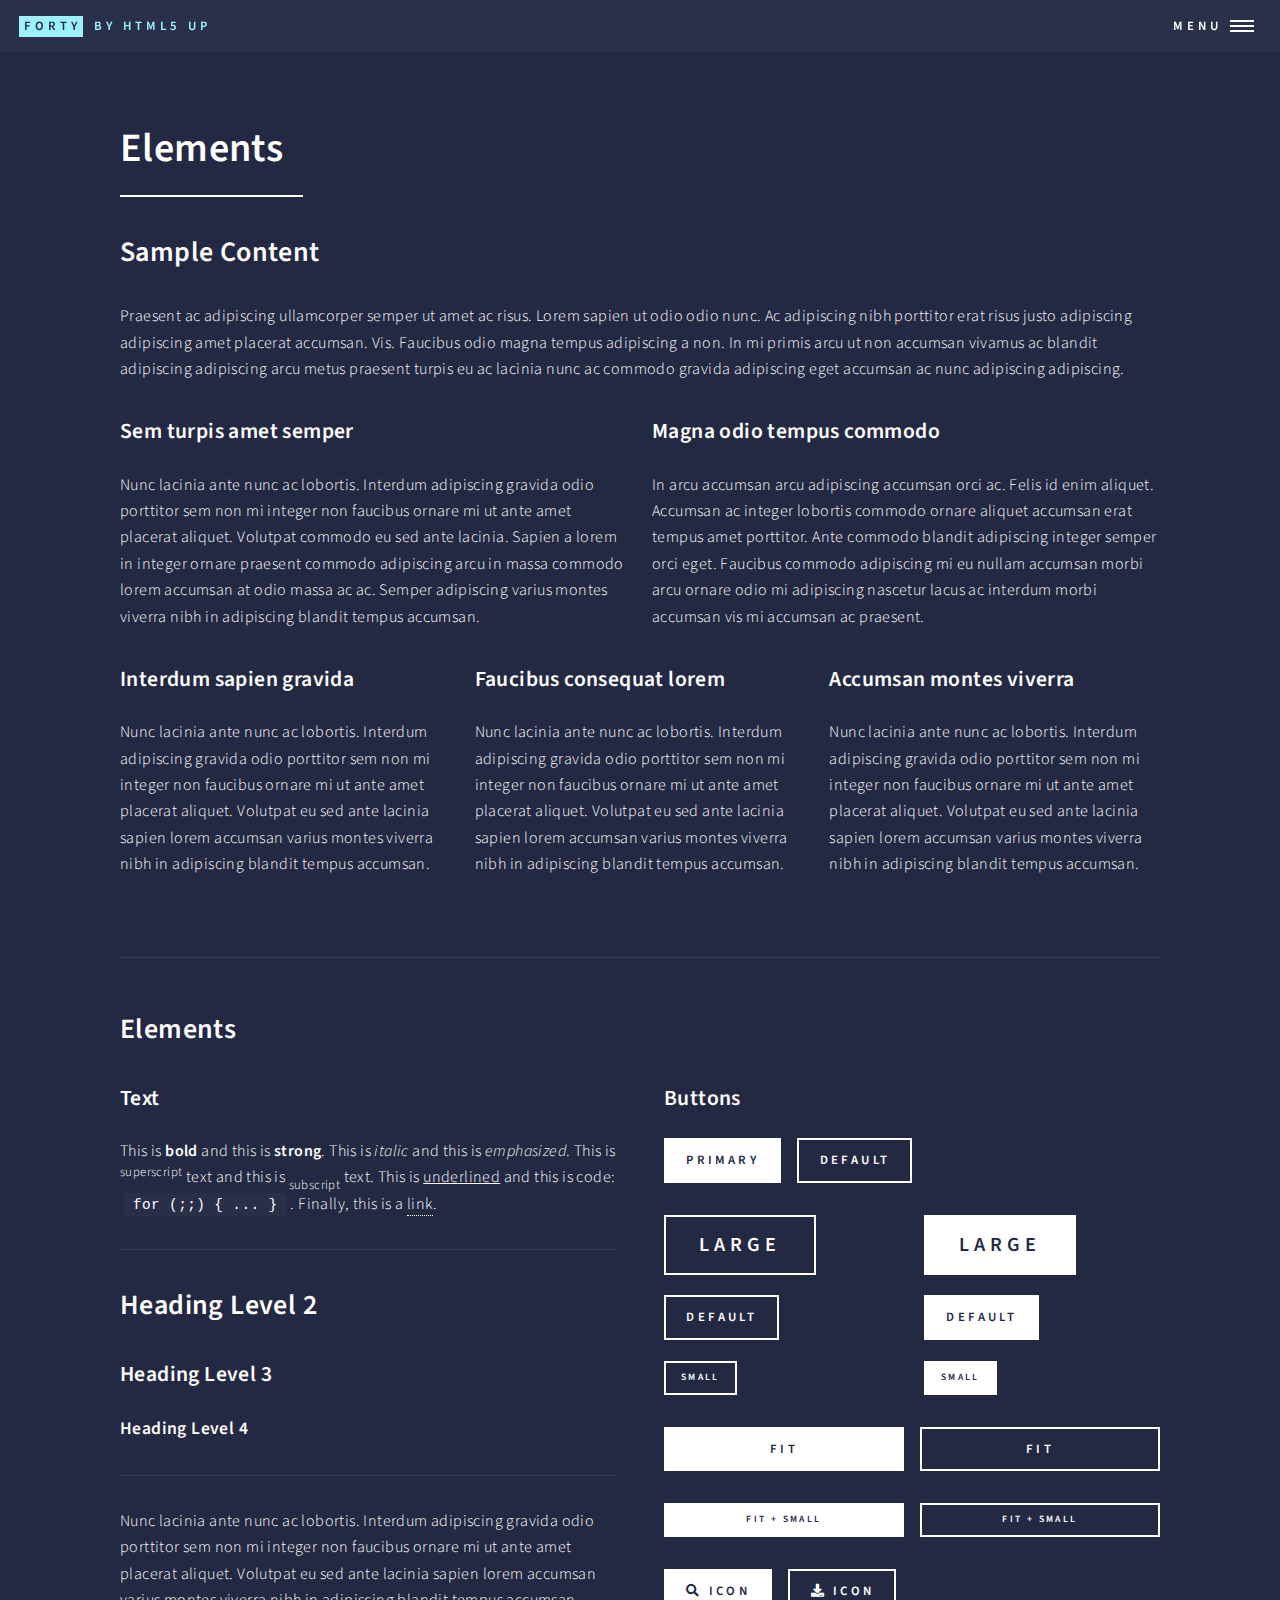
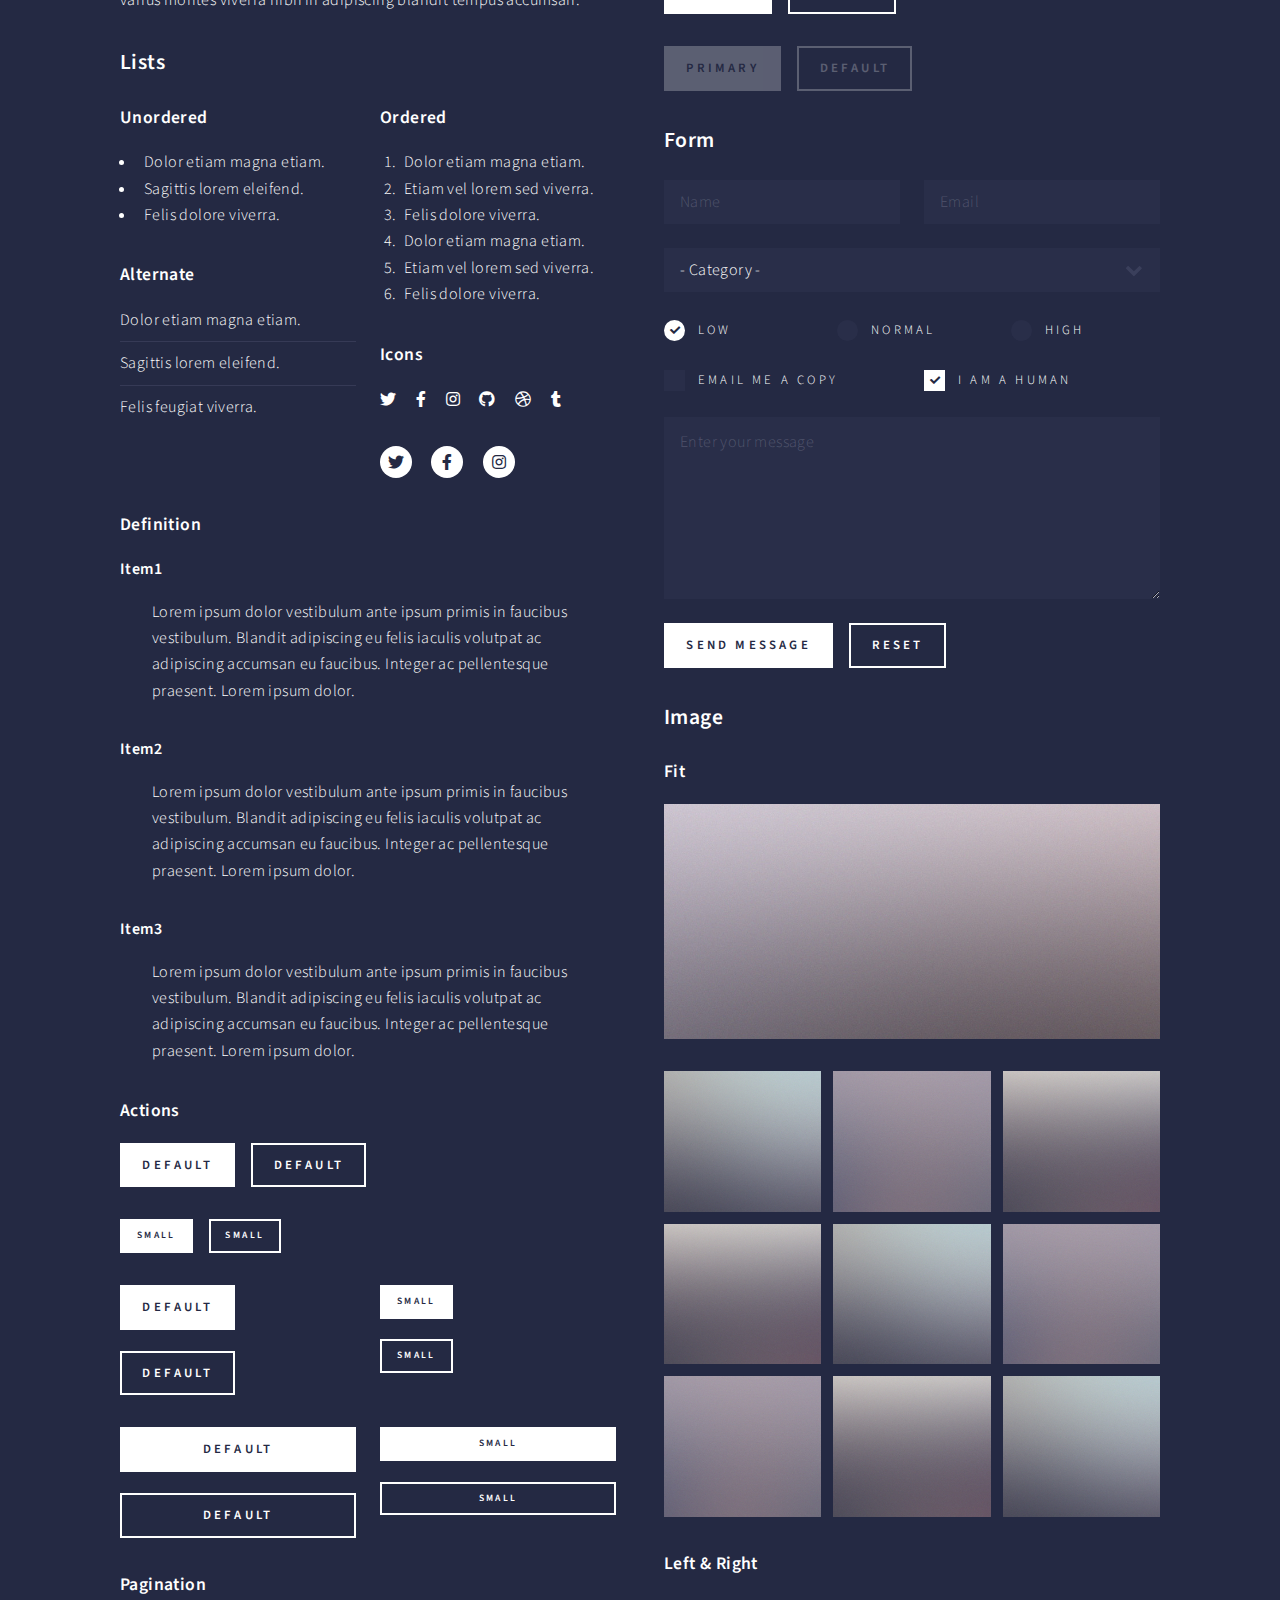
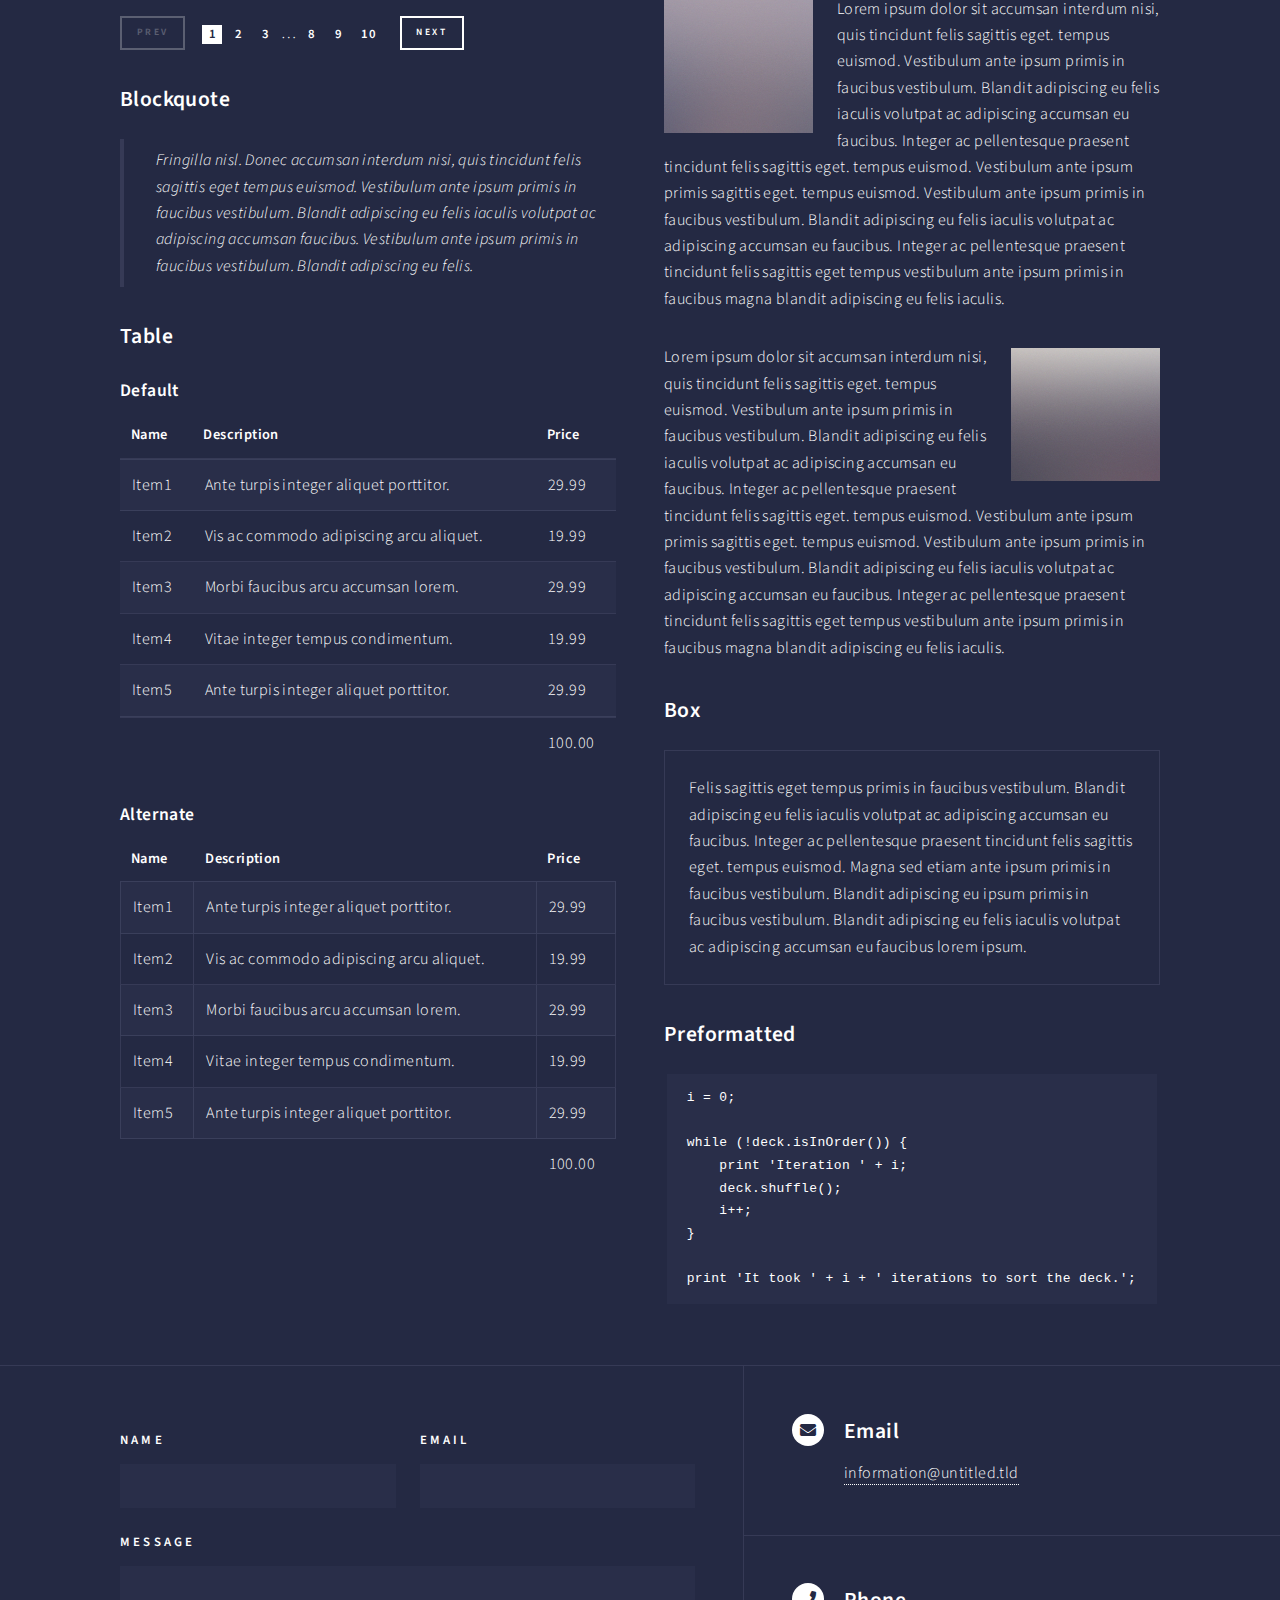
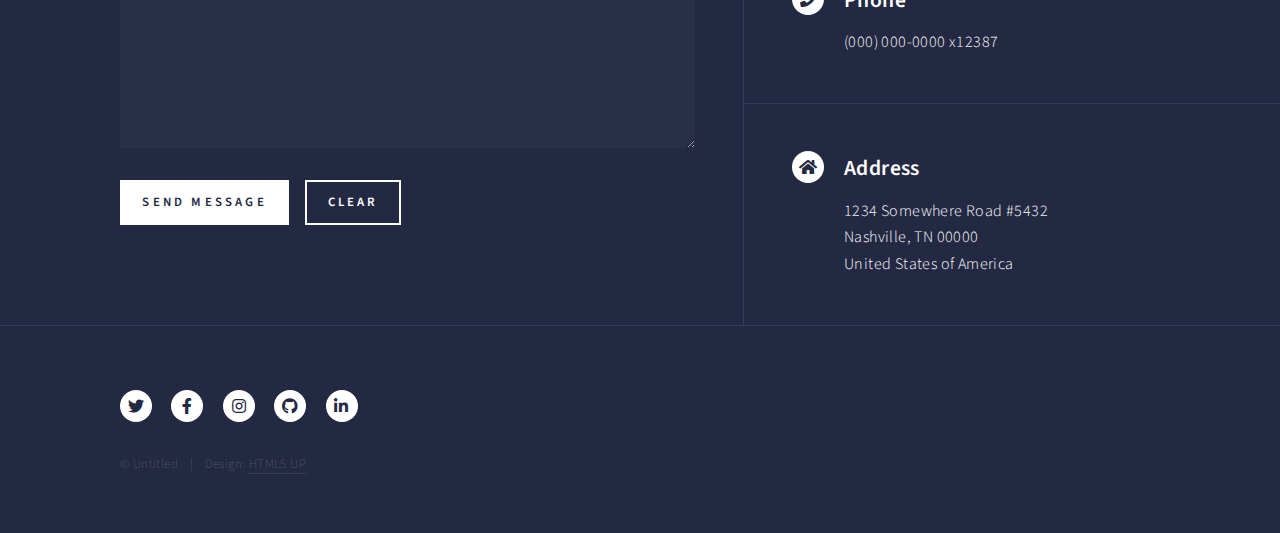
<file: static/elements.html>
<!DOCTYPE HTML>
<!--
	Forty by HTML5 UP
	html5up.net | @ajlkn
	Free for personal and commercial use under the CCA 3.0 license (html5up.net/license)
-->
<html>
	<head>
		<title>Elements - Forty by HTML5 UP</title>
		<meta charset="utf-8" />
		<meta content="width=device-width, initial-scale=1, user-scalable=no" name="viewport" />
		<link href="css/main.css" rel="stylesheet" />
		<noscript><link href="css/noscript.css" rel="stylesheet" /></noscript>
	</head>
	<body class="is-preload">

		<!-- Wrapper -->
			<div id="wrapper">

				<!-- Header -->
					<header id="header">
						<a class="logo" href="index.html"><strong>Forty</strong> <span>by HTML5 UP</span></a>
						<nav>
							<a href="#menu">Menu</a>
						</nav>
					</header>

				<!-- Menu -->
					<nav id="menu">
						<ul class="links">
							<li><a href="index.html">Home</a></li>
							<li><a href="landing.html">Landing</a></li>
							<li><a href="generic.html">Generic</a></li>
							<li><a href="elements.html">Elements</a></li>
						</ul>
						<ul class="actions stacked">
							<li><a class="button primary fit" href="#">Get Started</a></li>
							<li><a class="button fit" href="#">Log In</a></li>
						</ul>
					</nav>

				<!-- Main -->
					<div class="alt" id="main">

						<!-- One -->
							<section id="one">
								<div class="inner">
									<header class="major">
										<h1>Elements</h1>
									</header>

									<!-- Content -->
										<h2 id="content">Sample Content</h2>
										<p>Praesent ac adipiscing ullamcorper semper ut amet ac risus. Lorem sapien ut odio odio nunc. Ac adipiscing nibh porttitor erat risus justo adipiscing adipiscing amet placerat accumsan. Vis. Faucibus odio magna tempus adipiscing a non. In mi primis arcu ut non accumsan vivamus ac blandit adipiscing adipiscing arcu metus praesent turpis eu ac lacinia nunc ac commodo gravida adipiscing eget accumsan ac nunc adipiscing adipiscing.</p>
										<div class="row">
											<div class="col-6 col-12-small">
												<h3>Sem turpis amet semper</h3>
												<p>Nunc lacinia ante nunc ac lobortis. Interdum adipiscing gravida odio porttitor sem non mi integer non faucibus ornare mi ut ante amet placerat aliquet. Volutpat commodo eu sed ante lacinia. Sapien a lorem in integer ornare praesent commodo adipiscing arcu in massa commodo lorem accumsan at odio massa ac ac. Semper adipiscing varius montes viverra nibh in adipiscing blandit tempus accumsan.</p>
											</div>
											<div class="col-6 col-12-small">
												<h3>Magna odio tempus commodo</h3>
												<p>In arcu accumsan arcu adipiscing accumsan orci ac. Felis id enim aliquet. Accumsan ac integer lobortis commodo ornare aliquet accumsan erat tempus amet porttitor. Ante commodo blandit adipiscing integer semper orci eget. Faucibus commodo adipiscing mi eu nullam accumsan morbi arcu ornare odio mi adipiscing nascetur lacus ac interdum morbi accumsan vis mi accumsan ac praesent.</p>
											</div>
											<!-- Break -->
											<div class="col-4 col-12-medium">
												<h3>Interdum sapien gravida</h3>
												<p>Nunc lacinia ante nunc ac lobortis. Interdum adipiscing gravida odio porttitor sem non mi integer non faucibus ornare mi ut ante amet placerat aliquet. Volutpat eu sed ante lacinia sapien lorem accumsan varius montes viverra nibh in adipiscing blandit tempus accumsan.</p>
											</div>
											<div class="col-4 col-12-medium">
												<h3>Faucibus consequat lorem</h3>
												<p>Nunc lacinia ante nunc ac lobortis. Interdum adipiscing gravida odio porttitor sem non mi integer non faucibus ornare mi ut ante amet placerat aliquet. Volutpat eu sed ante lacinia sapien lorem accumsan varius montes viverra nibh in adipiscing blandit tempus accumsan.</p>
											</div>
											<div class="col-4 col-12-medium">
												<h3>Accumsan montes viverra</h3>
												<p>Nunc lacinia ante nunc ac lobortis. Interdum adipiscing gravida odio porttitor sem non mi integer non faucibus ornare mi ut ante amet placerat aliquet. Volutpat eu sed ante lacinia sapien lorem accumsan varius montes viverra nibh in adipiscing blandit tempus accumsan.</p>
											</div>
										</div>

									<hr class="major" />

									<!-- Elements -->
										<h2 id="elements">Elements</h2>
										<div class="row gtr-200">
											<div class="col-6 col-12-medium">

												<!-- Text stuff -->
													<h3>Text</h3>
													<p>This is <b>bold</b> and this is <strong>strong</strong>. This is <i>italic</i> and this is <em>emphasized</em>.
													This is <sup>superscript</sup> text and this is <sub>subscript</sub> text.
													This is <u>underlined</u> and this is code: <code>for (;;) { ... }</code>.
													Finally, this is a <a href="#">link</a>.</p>
													<hr />
													<h2>Heading Level 2</h2>
													<h3>Heading Level 3</h3>
													<h4>Heading Level 4</h4>
													<hr />
													<p>Nunc lacinia ante nunc ac lobortis. Interdum adipiscing gravida odio porttitor sem non mi integer non faucibus ornare mi ut ante amet placerat aliquet. Volutpat eu sed ante lacinia sapien lorem accumsan varius montes viverra nibh in adipiscing blandit tempus accumsan.</p>

												<!-- Lists -->
													<h3>Lists</h3>
													<div class="row">
														<div class="col-6 col-12-small">

															<h4>Unordered</h4>
															<ul>
																<li>Dolor etiam magna etiam.</li>
																<li>Sagittis lorem eleifend.</li>
																<li>Felis dolore viverra.</li>
															</ul>

															<h4>Alternate</h4>
															<ul class="alt">
																<li>Dolor etiam magna etiam.</li>
																<li>Sagittis lorem eleifend.</li>
																<li>Felis feugiat viverra.</li>
															</ul>

														</div>
														<div class="col-6 col-12-small">

															<h4>Ordered</h4>
															<ol>
																<li>Dolor etiam magna etiam.</li>
																<li>Etiam vel lorem sed viverra.</li>
																<li>Felis dolore viverra.</li>
																<li>Dolor etiam magna etiam.</li>
																<li>Etiam vel lorem sed viverra.</li>
																<li>Felis dolore viverra.</li>
															</ol>

															<h4>Icons</h4>
															<ul class="icons">
																<li><a class="icon brands fa-twitter" href="#"><span class="label">Twitter</span></a></li>
																<li><a class="icon brands fa-facebook-f" href="#"><span class="label">Facebook</span></a></li>
																<li><a class="icon brands fa-instagram" href="#"><span class="label">Instagram</span></a></li>
																<li><a class="icon brands fa-github" href="#"><span class="label">Github</span></a></li>
																<li><a class="icon brands fa-dribbble" href="#"><span class="label">Dribbble</span></a></li>
																<li><a class="icon brands fa-tumblr" href="#"><span class="label">Tumblr</span></a></li>
															</ul>
															<ul class="icons">
																<li><a class="icon brands alt fa-twitter" href="#"><span class="label">Twitter</span></a></li>
																<li><a class="icon brands alt fa-facebook-f" href="#"><span class="label">Facebook</span></a></li>
																<li><a class="icon brands alt fa-instagram" href="#"><span class="label">Instagram</span></a></li>
															</ul>

														</div>
													</div>
													<h4>Definition</h4>
													<dl>
														<dt>Item1</dt>
														<dd>
															<p>Lorem ipsum dolor vestibulum ante ipsum primis in faucibus vestibulum. Blandit adipiscing eu felis iaculis volutpat ac adipiscing accumsan eu faucibus. Integer ac pellentesque praesent. Lorem ipsum dolor.</p>
														</dd>
														<dt>Item2</dt>
														<dd>
															<p>Lorem ipsum dolor vestibulum ante ipsum primis in faucibus vestibulum. Blandit adipiscing eu felis iaculis volutpat ac adipiscing accumsan eu faucibus. Integer ac pellentesque praesent. Lorem ipsum dolor.</p>
														</dd>
														<dt>Item3</dt>
														<dd>
															<p>Lorem ipsum dolor vestibulum ante ipsum primis in faucibus vestibulum. Blandit adipiscing eu felis iaculis volutpat ac adipiscing accumsan eu faucibus. Integer ac pellentesque praesent. Lorem ipsum dolor.</p>
														</dd>
													</dl>

													<h4>Actions</h4>
													<ul class="actions">
														<li><a class="button primary" href="#">Default</a></li>
														<li><a class="button" href="#">Default</a></li>
													</ul>
													<ul class="actions small">
														<li><a class="button primary small" href="#">Small</a></li>
														<li><a class="button small" href="#">Small</a></li>
													</ul>
													<div class="row">
														<div class="col-6 col-12-small">
															<ul class="actions stacked">
																<li><a class="button primary" href="#">Default</a></li>
																<li><a class="button" href="#">Default</a></li>
															</ul>
														</div>
														<div class="col-6 col-12-small">
															<ul class="actions stacked">
																<li><a class="button primary small" href="#">Small</a></li>
																<li><a class="button small" href="#">Small</a></li>
															</ul>
														</div>
														<div class="col-6 col-12-small">
															<ul class="actions stacked">
																<li><a class="button primary fit" href="#">Default</a></li>
																<li><a class="button fit" href="#">Default</a></li>
															</ul>
														</div>
														<div class="col-6 col-12-small">
															<ul class="actions stacked">
																<li><a class="button primary small fit" href="#">Small</a></li>
																<li><a class="button small fit" href="#">Small</a></li>
															</ul>
														</div>
													</div>

													<h4>Pagination</h4>
													<ul class="pagination">
														<li><span class="button small disabled">Prev</span></li>
														<li><a class="page active" href="#">1</a></li>
														<li><a class="page" href="#">2</a></li>
														<li><a class="page" href="#">3</a></li>
														<li><span>&hellip;</span></li>
														<li><a class="page" href="#">8</a></li>
														<li><a class="page" href="#">9</a></li>
														<li><a class="page" href="#">10</a></li>
														<li><a class="button small" href="#">Next</a></li>
													</ul>

												<!-- Blockquote -->
													<h3>Blockquote</h3>
													<blockquote>Fringilla nisl. Donec accumsan interdum nisi, quis tincidunt felis sagittis eget tempus euismod. Vestibulum ante ipsum primis in faucibus vestibulum. Blandit adipiscing eu felis iaculis volutpat ac adipiscing accumsan faucibus. Vestibulum ante ipsum primis in faucibus vestibulum. Blandit adipiscing eu felis.</blockquote>

												<!-- Table -->
													<h3>Table</h3>

													<h4>Default</h4>
													<div class="table-wrapper">
														<table>
															<thead>
																<tr>
																	<th>Name</th>
																	<th>Description</th>
																	<th>Price</th>
																</tr>
															</thead>
															<tbody>
																<tr>
																	<td>Item1</td>
																	<td>Ante turpis integer aliquet porttitor.</td>
																	<td>29.99</td>
																</tr>
																<tr>
																	<td>Item2</td>
																	<td>Vis ac commodo adipiscing arcu aliquet.</td>
																	<td>19.99</td>
																</tr>
																<tr>
																	<td>Item3</td>
																	<td> Morbi faucibus arcu accumsan lorem.</td>
																	<td>29.99</td>
																</tr>
																<tr>
																	<td>Item4</td>
																	<td>Vitae integer tempus condimentum.</td>
																	<td>19.99</td>
																</tr>
																<tr>
																	<td>Item5</td>
																	<td>Ante turpis integer aliquet porttitor.</td>
																	<td>29.99</td>
																</tr>
															</tbody>
															<tfoot>
																<tr>
																	<td colspan="2"></td>
																	<td>100.00</td>
																</tr>
															</tfoot>
														</table>
													</div>

													<h4>Alternate</h4>
													<div class="table-wrapper">
														<table class="alt">
															<thead>
																<tr>
																	<th>Name</th>
																	<th>Description</th>
																	<th>Price</th>
																</tr>
															</thead>
															<tbody>
																<tr>
																	<td>Item1</td>
																	<td>Ante turpis integer aliquet porttitor.</td>
																	<td>29.99</td>
																</tr>
																<tr>
																	<td>Item2</td>
																	<td>Vis ac commodo adipiscing arcu aliquet.</td>
																	<td>19.99</td>
																</tr>
																<tr>
																	<td>Item3</td>
																	<td> Morbi faucibus arcu accumsan lorem.</td>
																	<td>29.99</td>
																</tr>
																<tr>
																	<td>Item4</td>
																	<td>Vitae integer tempus condimentum.</td>
																	<td>19.99</td>
																</tr>
																<tr>
																	<td>Item5</td>
																	<td>Ante turpis integer aliquet porttitor.</td>
																	<td>29.99</td>
																</tr>
															</tbody>
															<tfoot>
																<tr>
																	<td colspan="2"></td>
																	<td>100.00</td>
																</tr>
															</tfoot>
														</table>
													</div>

											</div>
											<div class="col-6 col-12-medium">

												<!-- Buttons -->
													<h3>Buttons</h3>
													<ul class="actions">
														<li><a class="button primary" href="#">Primary</a></li>
														<li><a class="button" href="#">Default</a></li>
													</ul>
													<div class="row">
														<div class="col-6 col-12-xsmall">
															<ul class="actions stacked">
																<li><a class="button large" href="#">Large</a></li>
																<li><a class="button" href="#">Default</a></li>
																<li><a class="button small" href="#">Small</a></li>
															</ul>
														</div>
														<div class="col-6 col-12-xsmall">
															<ul class="actions stacked">
																<li><a class="button primary large" href="#">Large</a></li>
																<li><a class="button primary" href="#">Default</a></li>
																<li><a class="button primary small" href="#">Small</a></li>
															</ul>
														</div>
													</div>
													<ul class="actions fit">
														<li><a class="button primary fit" href="#">Fit</a></li>
														<li><a class="button fit" href="#">Fit</a></li>
													</ul>
													<ul class="actions fit small">
														<li><a class="button primary fit small" href="#">Fit + Small</a></li>
														<li><a class="button fit small" href="#">Fit + Small</a></li>
													</ul>
													<ul class="actions">
														<li><a class="button primary icon solid fa-search" href="#">Icon</a></li>
														<li><a class="button icon solid fa-download" href="#">Icon</a></li>
													</ul>
													<ul class="actions">
														<li><span class="button primary disabled">Primary</span></li>
														<li><span class="button disabled">Default</span></li>
													</ul>

												<!-- Form -->
													<h3>Form</h3>

													<form action="#" method="post">
														<div class="row gtr-uniform">
															<div class="col-6 col-12-xsmall">
																<input id="demo-name" name="demo-name" placeholder="Name" type="text" value="" />
															</div>
															<div class="col-6 col-12-xsmall">
																<input id="demo-email" name="demo-email" placeholder="Email" type="email" value="" />
															</div>
															<!-- Break -->
															<div class="col-12">
																<select id="demo-category" name="demo-category">
																	<option value="">- Category -</option>
																	<option value="1">Manufacturing</option>
																	<option value="1">Shipping</option>
																	<option value="1">Administration</option>
																	<option value="1">Human Resources</option>
																</select>
															</div>
															<!-- Break -->
															<div class="col-4 col-12-small">
																<input checked id="demo-priority-low" name="demo-priority" type="radio">
																<label for="demo-priority-low">Low</label>
															</div>
															<div class="col-4 col-12-small">
																<input id="demo-priority-normal" name="demo-priority" type="radio">
																<label for="demo-priority-normal">Normal</label>
															</div>
															<div class="col-4 col-12-small">
																<input id="demo-priority-high" name="demo-priority" type="radio">
																<label for="demo-priority-high">High</label>
															</div>
															<!-- Break -->
															<div class="col-6 col-12-small">
																<input id="demo-copy" name="demo-copy" type="checkbox">
																<label for="demo-copy">Email me a copy</label>
															</div>
															<div class="col-6 col-12-small">
																<input checked id="demo-human" name="demo-human" type="checkbox">
																<label for="demo-human">I am a human</label>
															</div>
															<!-- Break -->
															<div class="col-12">
																<textarea id="demo-message" name="demo-message" placeholder="Enter your message" rows="6"></textarea>
															</div>
															<!-- Break -->
															<div class="col-12">
																<ul class="actions">
																	<li><input class="primary" type="submit" value="Send Message" /></li>
																	<li><input type="reset" value="Reset" /></li>
																</ul>
															</div>
														</div>
													</form>

												<!-- Image -->
													<h3>Image</h3>

													<h4>Fit</h4>
													<span class="image fit"><img alt="" src="images/pic03.jpg" /></span>
													<div class="box alt">
														<div class="row gtr-50 gtr-uniform">
															<div class="col-4"><span class="image fit"><img alt="" src="images/pic08.jpg" /></span></div>
															<div class="col-4"><span class="image fit"><img alt="" src="images/pic09.jpg" /></span></div>
															<div class="col-4"><span class="image fit"><img alt="" src="images/pic10.jpg" /></span></div>
															<!-- Break -->
															<div class="col-4"><span class="image fit"><img alt="" src="images/pic10.jpg" /></span></div>
															<div class="col-4"><span class="image fit"><img alt="" src="images/pic08.jpg" /></span></div>
															<div class="col-4"><span class="image fit"><img alt="" src="images/pic09.jpg" /></span></div>
															<!-- Break -->
															<div class="col-4"><span class="image fit"><img alt="" src="images/pic09.jpg" /></span></div>
															<div class="col-4"><span class="image fit"><img alt="" src="images/pic10.jpg" /></span></div>
															<div class="col-4"><span class="image fit"><img alt="" src="images/pic08.jpg" /></span></div>
														</div>
													</div>

													<h4>Left &amp; Right</h4>
													<p><span class="image left"><img alt="" src="images/pic09.jpg" /></span>Lorem ipsum dolor sit accumsan interdum nisi, quis tincidunt felis sagittis eget. tempus euismod. Vestibulum ante ipsum primis in faucibus vestibulum. Blandit adipiscing eu felis iaculis volutpat ac adipiscing accumsan eu faucibus. Integer ac pellentesque praesent tincidunt felis sagittis eget. tempus euismod. Vestibulum ante ipsum primis sagittis eget. tempus euismod. Vestibulum ante ipsum primis in faucibus vestibulum. Blandit adipiscing eu felis iaculis volutpat ac adipiscing accumsan eu faucibus. Integer ac pellentesque praesent tincidunt felis sagittis eget tempus vestibulum ante ipsum primis in faucibus magna blandit adipiscing eu felis iaculis.</p>
													<p><span class="image right"><img alt="" src="images/pic10.jpg" /></span>Lorem ipsum dolor sit accumsan interdum nisi, quis tincidunt felis sagittis eget. tempus euismod. Vestibulum ante ipsum primis in faucibus vestibulum. Blandit adipiscing eu felis iaculis volutpat ac adipiscing accumsan eu faucibus. Integer ac pellentesque praesent tincidunt felis sagittis eget. tempus euismod. Vestibulum ante ipsum primis sagittis eget. tempus euismod. Vestibulum ante ipsum primis in faucibus vestibulum. Blandit adipiscing eu felis iaculis volutpat ac adipiscing accumsan eu faucibus. Integer ac pellentesque praesent tincidunt felis sagittis eget tempus vestibulum ante ipsum primis in faucibus magna blandit adipiscing eu felis iaculis.</p>

												<!-- Box -->
													<h3>Box</h3>
													<div class="box">
														<p>Felis sagittis eget tempus primis in faucibus vestibulum. Blandit adipiscing eu felis iaculis volutpat ac adipiscing accumsan eu faucibus. Integer ac pellentesque praesent tincidunt felis sagittis eget. tempus euismod. Magna sed etiam ante ipsum primis in faucibus vestibulum. Blandit adipiscing eu ipsum primis in faucibus vestibulum. Blandit adipiscing eu felis iaculis volutpat ac adipiscing accumsan eu faucibus lorem ipsum.</p>
													</div>

												<!-- Preformatted Code -->
													<h3>Preformatted</h3>
													<pre><code>i = 0;

while (!deck.isInOrder()) {
    print 'Iteration ' + i;
    deck.shuffle();
    i++;
}

print 'It took ' + i + ' iterations to sort the deck.';
</code></pre>

											</div>
										</div>

								</div>
							</section>

					</div>

				<!-- Contact -->
					<section id="contact">
						<div class="inner">
							<section>
								<form action="#" method="post">
									<div class="fields">
										<div class="field half">
											<label for="name">Name</label>
											<input id="name" name="name" type="text" />
										</div>
										<div class="field half">
											<label for="email">Email</label>
											<input id="email" name="email" type="text" />
										</div>
										<div class="field">
											<label for="message">Message</label>
											<textarea id="message" name="message" rows="6"></textarea>
										</div>
									</div>
									<ul class="actions">
										<li><input class="primary" type="submit" value="Send Message" /></li>
										<li><input type="reset" value="Clear" /></li>
									</ul>
								</form>
							</section>
							<section class="split">
								<section>
									<div class="contact-method">
										<span class="icon solid alt fa-envelope"></span>
										<h3>Email</h3>
										<a href="#">information@untitled.tld</a>
									</div>
								</section>
								<section>
									<div class="contact-method">
										<span class="icon solid alt fa-phone"></span>
										<h3>Phone</h3>
										<span>(000) 000-0000 x12387</span>
									</div>
								</section>
								<section>
									<div class="contact-method">
										<span class="icon solid alt fa-home"></span>
										<h3>Address</h3>
										<span>1234 Somewhere Road #5432<br />
										Nashville, TN 00000<br />
										United States of America</span>
									</div>
								</section>
							</section>
						</div>
					</section>

				<!-- Footer -->
					<footer id="footer">
						<div class="inner">
							<ul class="icons">
								<li><a class="icon brands alt fa-twitter" href="#"><span class="label">Twitter</span></a></li>
								<li><a class="icon brands alt fa-facebook-f" href="#"><span class="label">Facebook</span></a></li>
								<li><a class="icon brands alt fa-instagram" href="#"><span class="label">Instagram</span></a></li>
								<li><a class="icon brands alt fa-github" href="#"><span class="label">GitHub</span></a></li>
								<li><a class="icon brands alt fa-linkedin-in" href="#"><span class="label">LinkedIn</span></a></li>
							</ul>
							<ul class="copyright">
								<li>&copy; Untitled</li><li>Design: <a href="https://html5up.net">HTML5 UP</a></li>
							</ul>
						</div>
					</footer>

			</div>

		<!-- Scripts -->
			<script src="js/jquery.min.js"></script>
			<script src="js/jquery.scrolly.min.js"></script>
			<script src="js/jquery.scrollex.min.js"></script>
			<script src="js/browser.min.js"></script>
			<script src="js/breakpoints.min.js"></script>
			<script src="js/util.js"></script>
			<script src="js/main.js"></script>

	</body>
</html>
</file>
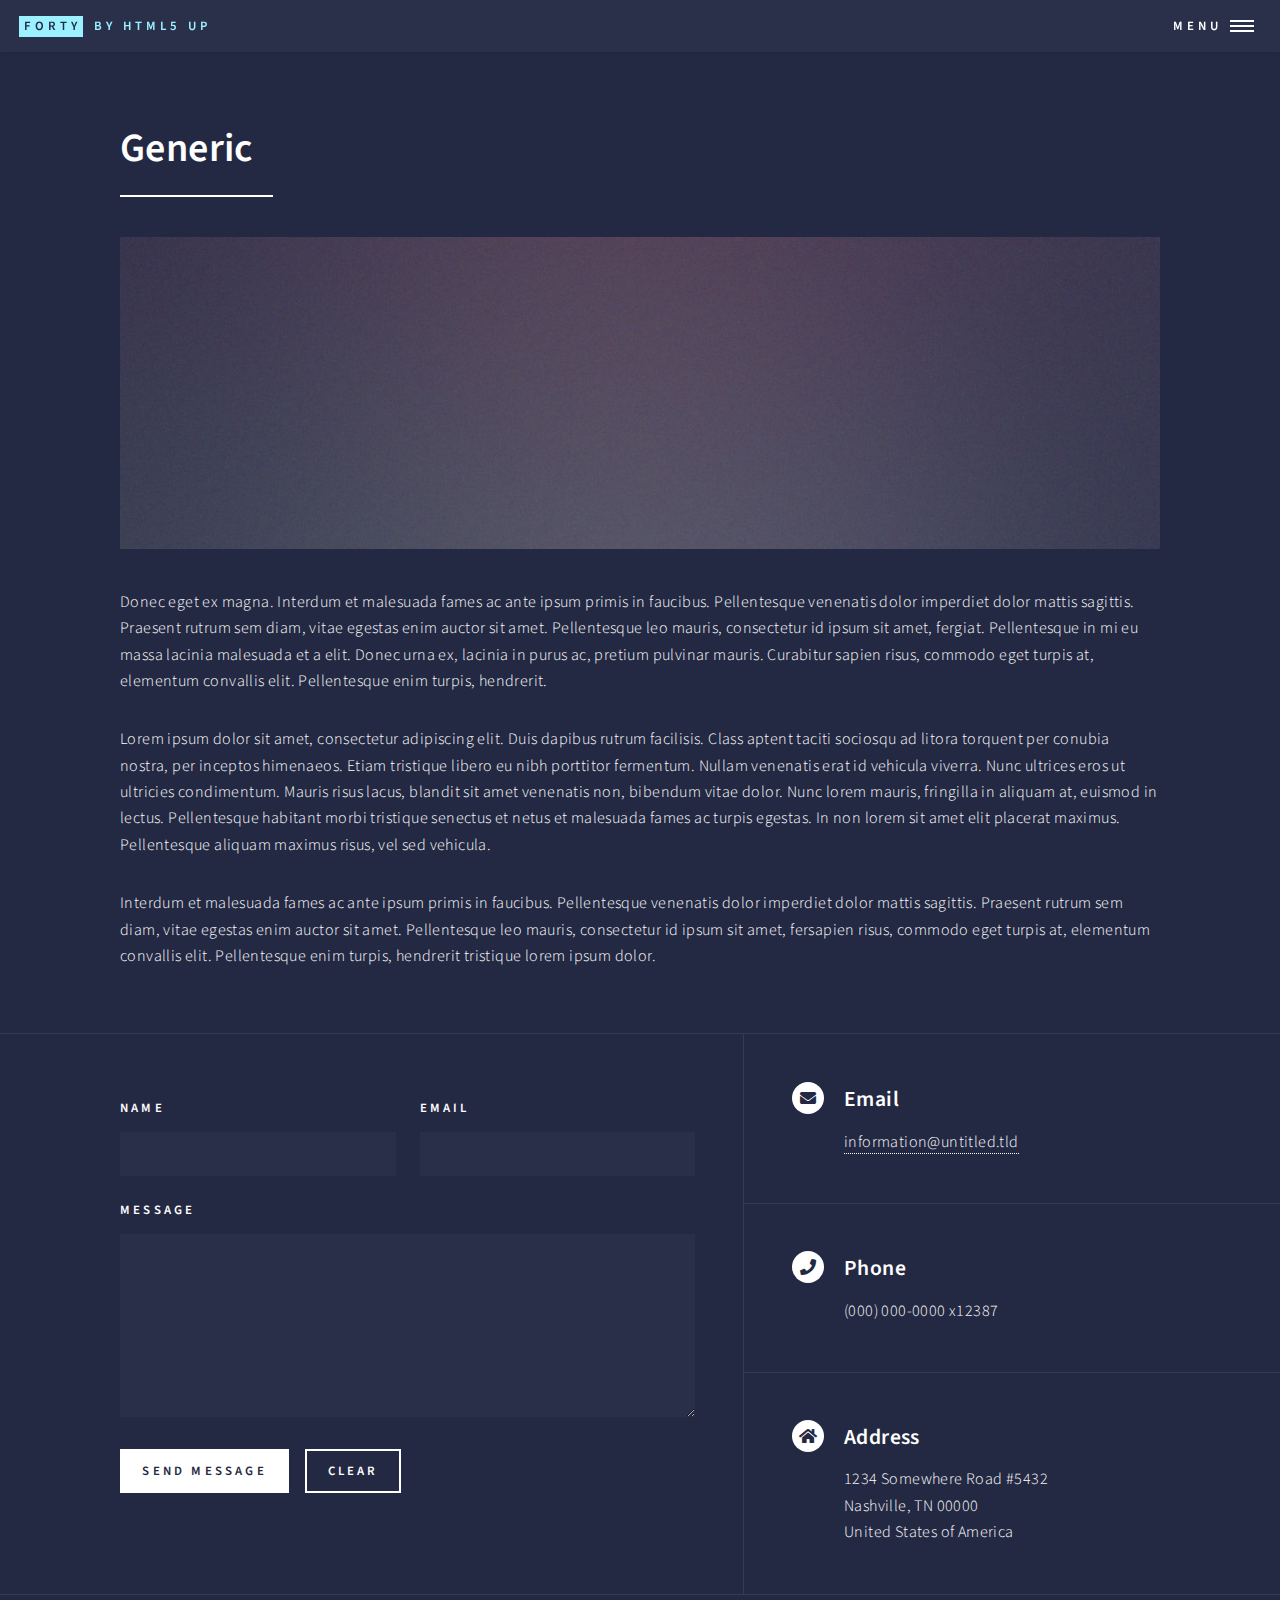
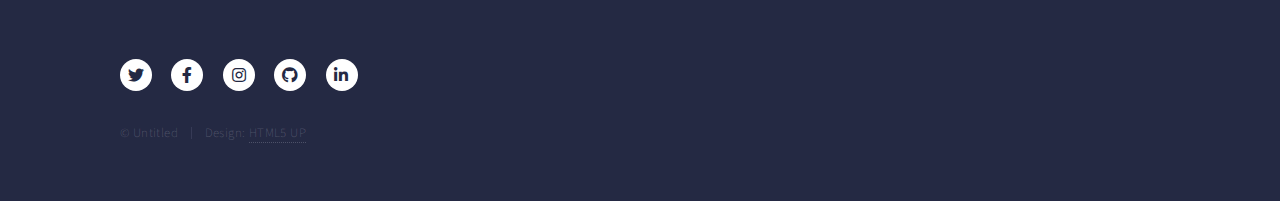
<file: static/generic.html>
<!DOCTYPE HTML>
<!--
	Forty by HTML5 UP
	html5up.net | @ajlkn
	Free for personal and commercial use under the CCA 3.0 license (html5up.net/license)
-->
<html>
	<head>
		<title>Generic - Forty by HTML5 UP</title>
		<meta charset="utf-8" />
		<meta content="width=device-width, initial-scale=1, user-scalable=no" name="viewport" />
		<link href="css/main.css" rel="stylesheet" />
		<noscript><link href="css/noscript.css" rel="stylesheet" /></noscript>
	</head>
	<body class="is-preload">

		<!-- Wrapper -->
			<div id="wrapper">

				<!-- Header -->
					<header id="header">
						<a class="logo" href="index.html"><strong>Forty</strong> <span>by HTML5 UP</span></a>
						<nav>
							<a href="#menu">Menu</a>
						</nav>
					</header>

				<!-- Menu -->
					<nav id="menu">
						<ul class="links">
							<li><a href="index.html">Home</a></li>
							<li><a href="landing.html">Landing</a></li>
							<li><a href="generic.html">Generic</a></li>
							<li><a href="elements.html">Elements</a></li>
						</ul>
						<ul class="actions stacked">
							<li><a class="button primary fit" href="#">Get Started</a></li>
							<li><a class="button fit" href="#">Log In</a></li>
						</ul>
					</nav>

				<!-- Main -->
					<div class="alt" id="main">

						<!-- One -->
							<section id="one">
								<div class="inner">
									<header class="major">
										<h1>Generic</h1>
									</header>
									<span class="image main"><img alt="" src="images/pic11.jpg" /></span>
									<p>Donec eget ex magna. Interdum et malesuada fames ac ante ipsum primis in faucibus. Pellentesque venenatis dolor imperdiet dolor mattis sagittis. Praesent rutrum sem diam, vitae egestas enim auctor sit amet. Pellentesque leo mauris, consectetur id ipsum sit amet, fergiat. Pellentesque in mi eu massa lacinia malesuada et a elit. Donec urna ex, lacinia in purus ac, pretium pulvinar mauris. Curabitur sapien risus, commodo eget turpis at, elementum convallis elit. Pellentesque enim turpis, hendrerit.</p>
									<p>Lorem ipsum dolor sit amet, consectetur adipiscing elit. Duis dapibus rutrum facilisis. Class aptent taciti sociosqu ad litora torquent per conubia nostra, per inceptos himenaeos. Etiam tristique libero eu nibh porttitor fermentum. Nullam venenatis erat id vehicula viverra. Nunc ultrices eros ut ultricies condimentum. Mauris risus lacus, blandit sit amet venenatis non, bibendum vitae dolor. Nunc lorem mauris, fringilla in aliquam at, euismod in lectus. Pellentesque habitant morbi tristique senectus et netus et malesuada fames ac turpis egestas. In non lorem sit amet elit placerat maximus. Pellentesque aliquam maximus risus, vel sed vehicula.</p>
									<p>Interdum et malesuada fames ac ante ipsum primis in faucibus. Pellentesque venenatis dolor imperdiet dolor mattis sagittis. Praesent rutrum sem diam, vitae egestas enim auctor sit amet. Pellentesque leo mauris, consectetur id ipsum sit amet, fersapien risus, commodo eget turpis at, elementum convallis elit. Pellentesque enim turpis, hendrerit tristique lorem ipsum dolor.</p>
								</div>
							</section>

					</div>

				<!-- Contact -->
					<section id="contact">
						<div class="inner">
							<section>
								<form action="#" method="post">
									<div class="fields">
										<div class="field half">
											<label for="name">Name</label>
											<input id="name" name="name" type="text" />
										</div>
										<div class="field half">
											<label for="email">Email</label>
											<input id="email" name="email" type="text" />
										</div>
										<div class="field">
											<label for="message">Message</label>
											<textarea id="message" name="message" rows="6"></textarea>
										</div>
									</div>
									<ul class="actions">
										<li><input class="primary" type="submit" value="Send Message" /></li>
										<li><input type="reset" value="Clear" /></li>
									</ul>
								</form>
							</section>
							<section class="split">
								<section>
									<div class="contact-method">
										<span class="icon solid alt fa-envelope"></span>
										<h3>Email</h3>
										<a href="#">information@untitled.tld</a>
									</div>
								</section>
								<section>
									<div class="contact-method">
										<span class="icon solid alt fa-phone"></span>
										<h3>Phone</h3>
										<span>(000) 000-0000 x12387</span>
									</div>
								</section>
								<section>
									<div class="contact-method">
										<span class="icon solid alt fa-home"></span>
										<h3>Address</h3>
										<span>1234 Somewhere Road #5432<br />
										Nashville, TN 00000<br />
										United States of America</span>
									</div>
								</section>
							</section>
						</div>
					</section>

				<!-- Footer -->
					<footer id="footer">
						<div class="inner">
							<ul class="icons">
								<li><a class="icon brands alt fa-twitter" href="#"><span class="label">Twitter</span></a></li>
								<li><a class="icon brands alt fa-facebook-f" href="#"><span class="label">Facebook</span></a></li>
								<li><a class="icon brands alt fa-instagram" href="#"><span class="label">Instagram</span></a></li>
								<li><a class="icon brands alt fa-github" href="#"><span class="label">GitHub</span></a></li>
								<li><a class="icon brands alt fa-linkedin-in" href="#"><span class="label">LinkedIn</span></a></li>
							</ul>
							<ul class="copyright">
								<li>&copy; Untitled</li><li>Design: <a href="https://html5up.net">HTML5 UP</a></li>
							</ul>
						</div>
					</footer>

			</div>

		<!-- Scripts -->
			<script src="js/jquery.min.js"></script>
			<script src="js/jquery.scrolly.min.js"></script>
			<script src="js/jquery.scrollex.min.js"></script>
			<script src="js/browser.min.js"></script>
			<script src="js/breakpoints.min.js"></script>
			<script src="js/util.js"></script>
			<script src="js/main.js"></script>

	</body>
</html>
</file>
<file: static/css/noscript.css>
/*
	Forty by HTML5 UP
	html5up.net | @ajlkn
	Free for personal and commercial use under the CCA 3.0 license (html5up.net/license)
*/

/* Banner */

	body.is-preload #banner:after {
		opacity: 0.85;
	}

	body.is-preload #banner > .inner {
		-moz-filter: none;
		-webkit-filter: none;
		-ms-filter: none;
		filter: none;
		-moz-transform: none;
		-webkit-transform: none;
		-ms-transform: none;
		transform: none;
		opacity: 1;
	}
</file>
<file: static/css/main.css>
@import url(fontawesome-all.min.css);
@import url("https://fonts.googleapis.com/css?family=Source+Sans+Pro:300,300italic,600,600italic");

/*
	Forty by HTML5 UP
	html5up.net | @ajlkn
	Free for personal and commercial use under the CCA 3.0 license (html5up.net/license)
*/

html, body, div, span, applet, object,
iframe, h1, h2, h3, h4, h5, h6, p, blockquote,
pre, a, abbr, acronym, address, big, cite,
code, del, dfn, em, img, ins, kbd, q, s, samp,
small, strike, strong, sub, sup, tt, var, b,
u, i, center, dl, dt, dd, ol, ul, li, fieldset,
form, label, legend, table, caption, tbody,
tfoot, thead, tr, th, td, article, aside,
canvas, details, embed, figure, figcaption,
footer, header, hgroup, menu, nav, output, ruby,
section, summary, time, mark, audio, video {
	margin: 0;
	padding: 0;
	border: 0;
	font-size: 100%;
	font: inherit;
	vertical-align: baseline;}

article, aside, details, figcaption, figure,
footer, header, hgroup, menu, nav, section {
	display: block;}

body {
	line-height: 1;
}

ol, ul {
	list-style: none;
}

blockquote, q {
	quotes: none;
}

	blockquote:before, blockquote:after, q:before, q:after {
		content: '';
		content: none;
	}

table {
	border-collapse: collapse;
	border-spacing: 0;
}

body {
	-webkit-text-size-adjust: none;
}

mark {
	background-color: transparent;
	color: inherit;
}

input::-moz-focus-inner {
	border: 0;
	padding: 0;
}

input, select, textarea {
	-moz-appearance: none;
	-webkit-appearance: none;
	-ms-appearance: none;
	appearance: none;
}

/* Basic */

	@-ms-viewport {
		width: device-width;
	}

	body {
		-ms-overflow-style: scrollbar;
	}

	@media screen and (max-width: 480px) {

		html, body {
			min-width: 320px;
		}

	}

	html {
		box-sizing: border-box;
	}

	*, *:before, *:after {
		box-sizing: inherit;
	}

	body {
		background: #242943;
	}

		body.is-preload *, body.is-preload *:before, body.is-preload *:after {
			-moz-animation: none !important;
			-webkit-animation: none !important;
			-ms-animation: none !important;
			animation: none !important;
			-moz-transition: none !important;
			-webkit-transition: none !important;
			-ms-transition: none !important;
			transition: none !important;
		}

/* Type */

	body, input, select, textarea {
		color: #ffffff;
		font-family: "Source Sans Pro", Helvetica, sans-serif;
		font-size: 17pt;
		font-weight: 300;
		letter-spacing: 0.025em;
		line-height: 1.65;
	}

		@media screen and (max-width: 1680px) {

			body, input, select, textarea {
				font-size: 14pt;
			}

		}

		@media screen and (max-width: 1280px) {

			body, input, select, textarea {
				font-size: 12pt;
			}

		}

		@media screen and (max-width: 360px) {

			body, input, select, textarea {
				font-size: 11pt;
			}

		}

	a {
		-moz-transition: color 0.2s ease-in-out, border-bottom-color 0.2s ease-in-out;
		-webkit-transition: color 0.2s ease-in-out, border-bottom-color 0.2s ease-in-out;
		-ms-transition: color 0.2s ease-in-out, border-bottom-color 0.2s ease-in-out;
		transition: color 0.2s ease-in-out, border-bottom-color 0.2s ease-in-out;
		border-bottom: dotted 1px;
		color: inherit;
		text-decoration: none;
	}

		a:hover {
			border-bottom-color: transparent;
			color: #9bf1ff !important;
		}

		a:active {
			color: #53e3fb !important;
		}

	strong, b {
		color: #ffffff;
		font-weight: 600;
	}

	em, i {
		font-style: italic;
	}

	p {
		margin: 0 0 2em 0;
	}

	h1, h2, h3, h4, h5, h6 {
		color: #ffffff;
		font-weight: 600;
		line-height: 1.65;
		margin: 0 0 1em 0;
	}

		h1 a, h2 a, h3 a, h4 a, h5 a, h6 a {
			color: inherit;
			border-bottom: 0;
		}

	h1 {
		font-size: 2.5em;
	}

	h2 {
		font-size: 1.75em;
	}

	h3 {
		font-size: 1.35em;
	}

	h4 {
		font-size: 1.1em;
	}

	h5 {
		font-size: 0.9em;
	}

	h6 {
		font-size: 0.7em;
	}

	@media screen and (max-width: 736px) {

		h1 {
			font-size: 2em;
		}

		h2 {
			font-size: 1.5em;
		}

		h3 {
			font-size: 1.25em;
		}

	}

	sub {
		font-size: 0.8em;
		position: relative;
		top: 0.5em;
	}

	sup {
		font-size: 0.8em;
		position: relative;
		top: -0.5em;
	}

	blockquote {
		border-left: solid 4px rgba(212, 212, 255, 0.1);
		font-style: italic;
		margin: 0 0 2em 0;
		padding: 0.5em 0 0.5em 2em;
	}

	code {
		background: rgba(212, 212, 255, 0.035);
		font-family: "Courier New", monospace;
		font-size: 0.9em;
		margin: 0 0.25em;
		padding: 0.25em 0.65em;
	}

	pre {
		-webkit-overflow-scrolling: touch;
		font-family: "Courier New", monospace;
		font-size: 0.9em;
		margin: 0 0 2em 0;
	}

		pre code {
			display: block;
			line-height: 1.75;
			padding: 1em 1.5em;
			overflow-x: auto;
		}

	hr {
		border: 0;
		border-bottom: solid 1px rgba(212, 212, 255, 0.1);
		margin: 2em 0;
	}

		hr.major {
			margin: 3em 0;
		}

	.align-left {
		text-align: left;
	}

	.align-center {
		text-align: center;
	}

	.align-right {
		text-align: right;
	}

/* Row */

	.row {
		display: flex;
		flex-wrap: wrap;
		box-sizing: border-box;
		align-items: stretch;
	}

		.row > * {
			box-sizing: border-box;
		}

		.row.gtr-uniform > * > :last-child {
			margin-bottom: 0;
		}

		.row.aln-left {
			justify-content: flex-start;
		}

		.row.aln-center {
			justify-content: center;
		}

		.row.aln-right {
			justify-content: flex-end;
		}

		.row.aln-top {
			align-items: flex-start;
		}

		.row.aln-middle {
			align-items: center;
		}

		.row.aln-bottom {
			align-items: flex-end;
		}

		.row > .imp {
			order: -1;
		}

		.row > .col-1 {
			width: 8.33333%;
		}

		.row > .off-1 {
			margin-left: 8.33333%;
		}

		.row > .col-2 {
			width: 16.66667%;
		}

		.row > .off-2 {
			margin-left: 16.66667%;
		}

		.row > .col-3 {
			width: 25%;
		}

		.row > .off-3 {
			margin-left: 25%;
		}

		.row > .col-4 {
			width: 33.33333%;
		}

		.row > .off-4 {
			margin-left: 33.33333%;
		}

		.row > .col-5 {
			width: 41.66667%;
		}

		.row > .off-5 {
			margin-left: 41.66667%;
		}

		.row > .col-6 {
			width: 50%;
		}

		.row > .off-6 {
			margin-left: 50%;
		}

		.row > .col-7 {
			width: 58.33333%;
		}

		.row > .off-7 {
			margin-left: 58.33333%;
		}

		.row > .col-8 {
			width: 66.66667%;
		}

		.row > .off-8 {
			margin-left: 66.66667%;
		}

		.row > .col-9 {
			width: 75%;
		}

		.row > .off-9 {
			margin-left: 75%;
		}

		.row > .col-10 {
			width: 83.33333%;
		}

		.row > .off-10 {
			margin-left: 83.33333%;
		}

		.row > .col-11 {
			width: 91.66667%;
		}

		.row > .off-11 {
			margin-left: 91.66667%;
		}

		.row > .col-12 {
			width: 100%;
		}

		.row > .off-12 {
			margin-left: 100%;
		}

		.row.gtr-0 {
			margin-top: 0;
			margin-left: 0em;
		}

			.row.gtr-0 > * {
				padding: 0 0 0 0em;
			}

			.row.gtr-0.gtr-uniform {
				margin-top: 0em;
			}

				.row.gtr-0.gtr-uniform > * {
					padding-top: 0em;
				}

		.row.gtr-25 {
			margin-top: 0;
			margin-left: -0.5em;
		}

			.row.gtr-25 > * {
				padding: 0 0 0 0.5em;
			}

			.row.gtr-25.gtr-uniform {
				margin-top: -0.5em;
			}

				.row.gtr-25.gtr-uniform > * {
					padding-top: 0.5em;
				}

		.row.gtr-50 {
			margin-top: 0;
			margin-left: -1em;
		}

			.row.gtr-50 > * {
				padding: 0 0 0 1em;
			}

			.row.gtr-50.gtr-uniform {
				margin-top: -1em;
			}

				.row.gtr-50.gtr-uniform > * {
					padding-top: 1em;
				}

		.row {
			margin-top: 0;
			margin-left: -2em;
		}

			.row > * {
				padding: 0 0 0 2em;
			}

			.row.gtr-uniform {
				margin-top: -2em;
			}

				.row.gtr-uniform > * {
					padding-top: 2em;
				}

		.row.gtr-150 {
			margin-top: 0;
			margin-left: -3em;
		}

			.row.gtr-150 > * {
				padding: 0 0 0 3em;
			}

			.row.gtr-150.gtr-uniform {
				margin-top: -3em;
			}

				.row.gtr-150.gtr-uniform > * {
					padding-top: 3em;
				}

		.row.gtr-200 {
			margin-top: 0;
			margin-left: -4em;
		}

			.row.gtr-200 > * {
				padding: 0 0 0 4em;
			}

			.row.gtr-200.gtr-uniform {
				margin-top: -4em;
			}

				.row.gtr-200.gtr-uniform > * {
					padding-top: 4em;
				}

		@media screen and (max-width: 1680px) {

			.row {
				display: flex;
				flex-wrap: wrap;
				box-sizing: border-box;
				align-items: stretch;
			}

				.row > * {
					box-sizing: border-box;
				}

				.row.gtr-uniform > * > :last-child {
					margin-bottom: 0;
				}

				.row.aln-left {
					justify-content: flex-start;
				}

				.row.aln-center {
					justify-content: center;
				}

				.row.aln-right {
					justify-content: flex-end;
				}

				.row.aln-top {
					align-items: flex-start;
				}

				.row.aln-middle {
					align-items: center;
				}

				.row.aln-bottom {
					align-items: flex-end;
				}

				.row > .imp-xlarge {
					order: -1;
				}

				.row > .col-1-xlarge {
					width: 8.33333%;
				}

				.row > .off-1-xlarge {
					margin-left: 8.33333%;
				}

				.row > .col-2-xlarge {
					width: 16.66667%;
				}

				.row > .off-2-xlarge {
					margin-left: 16.66667%;
				}

				.row > .col-3-xlarge {
					width: 25%;
				}

				.row > .off-3-xlarge {
					margin-left: 25%;
				}

				.row > .col-4-xlarge {
					width: 33.33333%;
				}

				.row > .off-4-xlarge {
					margin-left: 33.33333%;
				}

				.row > .col-5-xlarge {
					width: 41.66667%;
				}

				.row > .off-5-xlarge {
					margin-left: 41.66667%;
				}

				.row > .col-6-xlarge {
					width: 50%;
				}

				.row > .off-6-xlarge {
					margin-left: 50%;
				}

				.row > .col-7-xlarge {
					width: 58.33333%;
				}

				.row > .off-7-xlarge {
					margin-left: 58.33333%;
				}

				.row > .col-8-xlarge {
					width: 66.66667%;
				}

				.row > .off-8-xlarge {
					margin-left: 66.66667%;
				}

				.row > .col-9-xlarge {
					width: 75%;
				}

				.row > .off-9-xlarge {
					margin-left: 75%;
				}

				.row > .col-10-xlarge {
					width: 83.33333%;
				}

				.row > .off-10-xlarge {
					margin-left: 83.33333%;
				}

				.row > .col-11-xlarge {
					width: 91.66667%;
				}

				.row > .off-11-xlarge {
					margin-left: 91.66667%;
				}

				.row > .col-12-xlarge {
					width: 100%;
				}

				.row > .off-12-xlarge {
					margin-left: 100%;
				}

				.row.gtr-0 {
					margin-top: 0;
					margin-left: 0em;
				}

					.row.gtr-0 > * {
						padding: 0 0 0 0em;
					}

					.row.gtr-0.gtr-uniform {
						margin-top: 0em;
					}

						.row.gtr-0.gtr-uniform > * {
							padding-top: 0em;
						}

				.row.gtr-25 {
					margin-top: 0;
					margin-left: -0.5em;
				}

					.row.gtr-25 > * {
						padding: 0 0 0 0.5em;
					}

					.row.gtr-25.gtr-uniform {
						margin-top: -0.5em;
					}

						.row.gtr-25.gtr-uniform > * {
							padding-top: 0.5em;
						}

				.row.gtr-50 {
					margin-top: 0;
					margin-left: -1em;
				}

					.row.gtr-50 > * {
						padding: 0 0 0 1em;
					}

					.row.gtr-50.gtr-uniform {
						margin-top: -1em;
					}

						.row.gtr-50.gtr-uniform > * {
							padding-top: 1em;
						}

				.row {
					margin-top: 0;
					margin-left: -2em;
				}

					.row > * {
						padding: 0 0 0 2em;
					}

					.row.gtr-uniform {
						margin-top: -2em;
					}

						.row.gtr-uniform > * {
							padding-top: 2em;
						}

				.row.gtr-150 {
					margin-top: 0;
					margin-left: -3em;
				}

					.row.gtr-150 > * {
						padding: 0 0 0 3em;
					}

					.row.gtr-150.gtr-uniform {
						margin-top: -3em;
					}

						.row.gtr-150.gtr-uniform > * {
							padding-top: 3em;
						}

				.row.gtr-200 {
					margin-top: 0;
					margin-left: -4em;
				}

					.row.gtr-200 > * {
						padding: 0 0 0 4em;
					}

					.row.gtr-200.gtr-uniform {
						margin-top: -4em;
					}

						.row.gtr-200.gtr-uniform > * {
							padding-top: 4em;
						}

		}

		@media screen and (max-width: 1280px) {

			.row {
				display: flex;
				flex-wrap: wrap;
				box-sizing: border-box;
				align-items: stretch;
			}

				.row > * {
					box-sizing: border-box;
				}

				.row.gtr-uniform > * > :last-child {
					margin-bottom: 0;
				}

				.row.aln-left {
					justify-content: flex-start;
				}

				.row.aln-center {
					justify-content: center;
				}

				.row.aln-right {
					justify-content: flex-end;
				}

				.row.aln-top {
					align-items: flex-start;
				}

				.row.aln-middle {
					align-items: center;
				}

				.row.aln-bottom {
					align-items: flex-end;
				}

				.row > .imp-large {
					order: -1;
				}

				.row > .col-1-large {
					width: 8.33333%;
				}

				.row > .off-1-large {
					margin-left: 8.33333%;
				}

				.row > .col-2-large {
					width: 16.66667%;
				}

				.row > .off-2-large {
					margin-left: 16.66667%;
				}

				.row > .col-3-large {
					width: 25%;
				}

				.row > .off-3-large {
					margin-left: 25%;
				}

				.row > .col-4-large {
					width: 33.33333%;
				}

				.row > .off-4-large {
					margin-left: 33.33333%;
				}

				.row > .col-5-large {
					width: 41.66667%;
				}

				.row > .off-5-large {
					margin-left: 41.66667%;
				}

				.row > .col-6-large {
					width: 50%;
				}

				.row > .off-6-large {
					margin-left: 50%;
				}

				.row > .col-7-large {
					width: 58.33333%;
				}

				.row > .off-7-large {
					margin-left: 58.33333%;
				}

				.row > .col-8-large {
					width: 66.66667%;
				}

				.row > .off-8-large {
					margin-left: 66.66667%;
				}

				.row > .col-9-large {
					width: 75%;
				}

				.row > .off-9-large {
					margin-left: 75%;
				}

				.row > .col-10-large {
					width: 83.33333%;
				}

				.row > .off-10-large {
					margin-left: 83.33333%;
				}

				.row > .col-11-large {
					width: 91.66667%;
				}

				.row > .off-11-large {
					margin-left: 91.66667%;
				}

				.row > .col-12-large {
					width: 100%;
				}

				.row > .off-12-large {
					margin-left: 100%;
				}

				.row.gtr-0 {
					margin-top: 0;
					margin-left: 0em;
				}

					.row.gtr-0 > * {
						padding: 0 0 0 0em;
					}

					.row.gtr-0.gtr-uniform {
						margin-top: 0em;
					}

						.row.gtr-0.gtr-uniform > * {
							padding-top: 0em;
						}

				.row.gtr-25 {
					margin-top: 0;
					margin-left: -0.375em;
				}

					.row.gtr-25 > * {
						padding: 0 0 0 0.375em;
					}

					.row.gtr-25.gtr-uniform {
						margin-top: -0.375em;
					}

						.row.gtr-25.gtr-uniform > * {
							padding-top: 0.375em;
						}

				.row.gtr-50 {
					margin-top: 0;
					margin-left: -0.75em;
				}

					.row.gtr-50 > * {
						padding: 0 0 0 0.75em;
					}

					.row.gtr-50.gtr-uniform {
						margin-top: -0.75em;
					}

						.row.gtr-50.gtr-uniform > * {
							padding-top: 0.75em;
						}

				.row {
					margin-top: 0;
					margin-left: -1.5em;
				}

					.row > * {
						padding: 0 0 0 1.5em;
					}

					.row.gtr-uniform {
						margin-top: -1.5em;
					}

						.row.gtr-uniform > * {
							padding-top: 1.5em;
						}

				.row.gtr-150 {
					margin-top: 0;
					margin-left: -2.25em;
				}

					.row.gtr-150 > * {
						padding: 0 0 0 2.25em;
					}

					.row.gtr-150.gtr-uniform {
						margin-top: -2.25em;
					}

						.row.gtr-150.gtr-uniform > * {
							padding-top: 2.25em;
						}

				.row.gtr-200 {
					margin-top: 0;
					margin-left: -3em;
				}

					.row.gtr-200 > * {
						padding: 0 0 0 3em;
					}

					.row.gtr-200.gtr-uniform {
						margin-top: -3em;
					}

						.row.gtr-200.gtr-uniform > * {
							padding-top: 3em;
						}

		}

		@media screen and (max-width: 980px) {

			.row {
				display: flex;
				flex-wrap: wrap;
				box-sizing: border-box;
				align-items: stretch;
			}

				.row > * {
					box-sizing: border-box;
				}

				.row.gtr-uniform > * > :last-child {
					margin-bottom: 0;
				}

				.row.aln-left {
					justify-content: flex-start;
				}

				.row.aln-center {
					justify-content: center;
				}

				.row.aln-right {
					justify-content: flex-end;
				}

				.row.aln-top {
					align-items: flex-start;
				}

				.row.aln-middle {
					align-items: center;
				}

				.row.aln-bottom {
					align-items: flex-end;
				}

				.row > .imp-medium {
					order: -1;
				}

				.row > .col-1-medium {
					width: 8.33333%;
				}

				.row > .off-1-medium {
					margin-left: 8.33333%;
				}

				.row > .col-2-medium {
					width: 16.66667%;
				}

				.row > .off-2-medium {
					margin-left: 16.66667%;
				}

				.row > .col-3-medium {
					width: 25%;
				}

				.row > .off-3-medium {
					margin-left: 25%;
				}

				.row > .col-4-medium {
					width: 33.33333%;
				}

				.row > .off-4-medium {
					margin-left: 33.33333%;
				}

				.row > .col-5-medium {
					width: 41.66667%;
				}

				.row > .off-5-medium {
					margin-left: 41.66667%;
				}

				.row > .col-6-medium {
					width: 50%;
				}

				.row > .off-6-medium {
					margin-left: 50%;
				}

				.row > .col-7-medium {
					width: 58.33333%;
				}

				.row > .off-7-medium {
					margin-left: 58.33333%;
				}

				.row > .col-8-medium {
					width: 66.66667%;
				}

				.row > .off-8-medium {
					margin-left: 66.66667%;
				}

				.row > .col-9-medium {
					width: 75%;
				}

				.row > .off-9-medium {
					margin-left: 75%;
				}

				.row > .col-10-medium {
					width: 83.33333%;
				}

				.row > .off-10-medium {
					margin-left: 83.33333%;
				}

				.row > .col-11-medium {
					width: 91.66667%;
				}

				.row > .off-11-medium {
					margin-left: 91.66667%;
				}

				.row > .col-12-medium {
					width: 100%;
				}

				.row > .off-12-medium {
					margin-left: 100%;
				}

				.row.gtr-0 {
					margin-top: 0;
					margin-left: 0em;
				}

					.row.gtr-0 > * {
						padding: 0 0 0 0em;
					}

					.row.gtr-0.gtr-uniform {
						margin-top: 0em;
					}

						.row.gtr-0.gtr-uniform > * {
							padding-top: 0em;
						}

				.row.gtr-25 {
					margin-top: 0;
					margin-left: -0.375em;
				}

					.row.gtr-25 > * {
						padding: 0 0 0 0.375em;
					}

					.row.gtr-25.gtr-uniform {
						margin-top: -0.375em;
					}

						.row.gtr-25.gtr-uniform > * {
							padding-top: 0.375em;
						}

				.row.gtr-50 {
					margin-top: 0;
					margin-left: -0.75em;
				}

					.row.gtr-50 > * {
						padding: 0 0 0 0.75em;
					}

					.row.gtr-50.gtr-uniform {
						margin-top: -0.75em;
					}

						.row.gtr-50.gtr-uniform > * {
							padding-top: 0.75em;
						}

				.row {
					margin-top: 0;
					margin-left: -1.5em;
				}

					.row > * {
						padding: 0 0 0 1.5em;
					}

					.row.gtr-uniform {
						margin-top: -1.5em;
					}

						.row.gtr-uniform > * {
							padding-top: 1.5em;
						}

				.row.gtr-150 {
					margin-top: 0;
					margin-left: -2.25em;
				}

					.row.gtr-150 > * {
						padding: 0 0 0 2.25em;
					}

					.row.gtr-150.gtr-uniform {
						margin-top: -2.25em;
					}

						.row.gtr-150.gtr-uniform > * {
							padding-top: 2.25em;
						}

				.row.gtr-200 {
					margin-top: 0;
					margin-left: -3em;
				}

					.row.gtr-200 > * {
						padding: 0 0 0 3em;
					}

					.row.gtr-200.gtr-uniform {
						margin-top: -3em;
					}

						.row.gtr-200.gtr-uniform > * {
							padding-top: 3em;
						}

		}

		@media screen and (max-width: 736px) {

			.row {
				display: flex;
				flex-wrap: wrap;
				box-sizing: border-box;
				align-items: stretch;
			}

				.row > * {
					box-sizing: border-box;
				}

				.row.gtr-uniform > * > :last-child {
					margin-bottom: 0;
				}

				.row.aln-left {
					justify-content: flex-start;
				}

				.row.aln-center {
					justify-content: center;
				}

				.row.aln-right {
					justify-content: flex-end;
				}

				.row.aln-top {
					align-items: flex-start;
				}

				.row.aln-middle {
					align-items: center;
				}

				.row.aln-bottom {
					align-items: flex-end;
				}

				.row > .imp-small {
					order: -1;
				}

				.row > .col-1-small {
					width: 8.33333%;
				}

				.row > .off-1-small {
					margin-left: 8.33333%;
				}

				.row > .col-2-small {
					width: 16.66667%;
				}

				.row > .off-2-small {
					margin-left: 16.66667%;
				}

				.row > .col-3-small {
					width: 25%;
				}

				.row > .off-3-small {
					margin-left: 25%;
				}

				.row > .col-4-small {
					width: 33.33333%;
				}

				.row > .off-4-small {
					margin-left: 33.33333%;
				}

				.row > .col-5-small {
					width: 41.66667%;
				}

				.row > .off-5-small {
					margin-left: 41.66667%;
				}

				.row > .col-6-small {
					width: 50%;
				}

				.row > .off-6-small {
					margin-left: 50%;
				}

				.row > .col-7-small {
					width: 58.33333%;
				}

				.row > .off-7-small {
					margin-left: 58.33333%;
				}

				.row > .col-8-small {
					width: 66.66667%;
				}

				.row > .off-8-small {
					margin-left: 66.66667%;
				}

				.row > .col-9-small {
					width: 75%;
				}

				.row > .off-9-small {
					margin-left: 75%;
				}

				.row > .col-10-small {
					width: 83.33333%;
				}

				.row > .off-10-small {
					margin-left: 83.33333%;
				}

				.row > .col-11-small {
					width: 91.66667%;
				}

				.row > .off-11-small {
					margin-left: 91.66667%;
				}

				.row > .col-12-small {
					width: 100%;
				}

				.row > .off-12-small {
					margin-left: 100%;
				}

				.row.gtr-0 {
					margin-top: 0;
					margin-left: 0em;
				}

					.row.gtr-0 > * {
						padding: 0 0 0 0em;
					}

					.row.gtr-0.gtr-uniform {
						margin-top: 0em;
					}

						.row.gtr-0.gtr-uniform > * {
							padding-top: 0em;
						}

				.row.gtr-25 {
					margin-top: 0;
					margin-left: -0.3125em;
				}

					.row.gtr-25 > * {
						padding: 0 0 0 0.3125em;
					}

					.row.gtr-25.gtr-uniform {
						margin-top: -0.3125em;
					}

						.row.gtr-25.gtr-uniform > * {
							padding-top: 0.3125em;
						}

				.row.gtr-50 {
					margin-top: 0;
					margin-left: -0.625em;
				}

					.row.gtr-50 > * {
						padding: 0 0 0 0.625em;
					}

					.row.gtr-50.gtr-uniform {
						margin-top: -0.625em;
					}

						.row.gtr-50.gtr-uniform > * {
							padding-top: 0.625em;
						}

				.row {
					margin-top: 0;
					margin-left: -1.25em;
				}

					.row > * {
						padding: 0 0 0 1.25em;
					}

					.row.gtr-uniform {
						margin-top: -1.25em;
					}

						.row.gtr-uniform > * {
							padding-top: 1.25em;
						}

				.row.gtr-150 {
					margin-top: 0;
					margin-left: -1.875em;
				}

					.row.gtr-150 > * {
						padding: 0 0 0 1.875em;
					}

					.row.gtr-150.gtr-uniform {
						margin-top: -1.875em;
					}

						.row.gtr-150.gtr-uniform > * {
							padding-top: 1.875em;
						}

				.row.gtr-200 {
					margin-top: 0;
					margin-left: -2.5em;
				}

					.row.gtr-200 > * {
						padding: 0 0 0 2.5em;
					}

					.row.gtr-200.gtr-uniform {
						margin-top: -2.5em;
					}

						.row.gtr-200.gtr-uniform > * {
							padding-top: 2.5em;
						}

		}

		@media screen and (max-width: 480px) {

			.row {
				display: flex;
				flex-wrap: wrap;
				box-sizing: border-box;
				align-items: stretch;
			}

				.row > * {
					box-sizing: border-box;
				}

				.row.gtr-uniform > * > :last-child {
					margin-bottom: 0;
				}

				.row.aln-left {
					justify-content: flex-start;
				}

				.row.aln-center {
					justify-content: center;
				}

				.row.aln-right {
					justify-content: flex-end;
				}

				.row.aln-top {
					align-items: flex-start;
				}

				.row.aln-middle {
					align-items: center;
				}

				.row.aln-bottom {
					align-items: flex-end;
				}

				.row > .imp-xsmall {
					order: -1;
				}

				.row > .col-1-xsmall {
					width: 8.33333%;
				}

				.row > .off-1-xsmall {
					margin-left: 8.33333%;
				}

				.row > .col-2-xsmall {
					width: 16.66667%;
				}

				.row > .off-2-xsmall {
					margin-left: 16.66667%;
				}

				.row > .col-3-xsmall {
					width: 25%;
				}

				.row > .off-3-xsmall {
					margin-left: 25%;
				}

				.row > .col-4-xsmall {
					width: 33.33333%;
				}

				.row > .off-4-xsmall {
					margin-left: 33.33333%;
				}

				.row > .col-5-xsmall {
					width: 41.66667%;
				}

				.row > .off-5-xsmall {
					margin-left: 41.66667%;
				}

				.row > .col-6-xsmall {
					width: 50%;
				}

				.row > .off-6-xsmall {
					margin-left: 50%;
				}

				.row > .col-7-xsmall {
					width: 58.33333%;
				}

				.row > .off-7-xsmall {
					margin-left: 58.33333%;
				}

				.row > .col-8-xsmall {
					width: 66.66667%;
				}

				.row > .off-8-xsmall {
					margin-left: 66.66667%;
				}

				.row > .col-9-xsmall {
					width: 75%;
				}

				.row > .off-9-xsmall {
					margin-left: 75%;
				}

				.row > .col-10-xsmall {
					width: 83.33333%;
				}

				.row > .off-10-xsmall {
					margin-left: 83.33333%;
				}

				.row > .col-11-xsmall {
					width: 91.66667%;
				}

				.row > .off-11-xsmall {
					margin-left: 91.66667%;
				}

				.row > .col-12-xsmall {
					width: 100%;
				}

				.row > .off-12-xsmall {
					margin-left: 100%;
				}

				.row.gtr-0 {
					margin-top: 0;
					margin-left: 0em;
				}

					.row.gtr-0 > * {
						padding: 0 0 0 0em;
					}

					.row.gtr-0.gtr-uniform {
						margin-top: 0em;
					}

						.row.gtr-0.gtr-uniform > * {
							padding-top: 0em;
						}

				.row.gtr-25 {
					margin-top: 0;
					margin-left: -0.3125em;
				}

					.row.gtr-25 > * {
						padding: 0 0 0 0.3125em;
					}

					.row.gtr-25.gtr-uniform {
						margin-top: -0.3125em;
					}

						.row.gtr-25.gtr-uniform > * {
							padding-top: 0.3125em;
						}

				.row.gtr-50 {
					margin-top: 0;
					margin-left: -0.625em;
				}

					.row.gtr-50 > * {
						padding: 0 0 0 0.625em;
					}

					.row.gtr-50.gtr-uniform {
						margin-top: -0.625em;
					}

						.row.gtr-50.gtr-uniform > * {
							padding-top: 0.625em;
						}

				.row {
					margin-top: 0;
					margin-left: -1.25em;
				}

					.row > * {
						padding: 0 0 0 1.25em;
					}

					.row.gtr-uniform {
						margin-top: -1.25em;
					}

						.row.gtr-uniform > * {
							padding-top: 1.25em;
						}

				.row.gtr-150 {
					margin-top: 0;
					margin-left: -1.875em;
				}

					.row.gtr-150 > * {
						padding: 0 0 0 1.875em;
					}

					.row.gtr-150.gtr-uniform {
						margin-top: -1.875em;
					}

						.row.gtr-150.gtr-uniform > * {
							padding-top: 1.875em;
						}

				.row.gtr-200 {
					margin-top: 0;
					margin-left: -2.5em;
				}

					.row.gtr-200 > * {
						padding: 0 0 0 2.5em;
					}

					.row.gtr-200.gtr-uniform {
						margin-top: -2.5em;
					}

						.row.gtr-200.gtr-uniform > * {
							padding-top: 2.5em;
						}

		}

/* Section/Article */

	section.special, article.special {
		text-align: center;
	}

	header.major {
		width: -moz-max-content;
		width: -webkit-max-content;
		width: -ms-max-content;
		width: max-content;
		margin-bottom: 2em;
	}

		header.major > :first-child {
			margin-bottom: 0;
			width: calc(100% + 0.5em);
		}

			header.major > :first-child:after {
				content: '';
				background-color: #ffffff;
				display: block;
				height: 2px;
				margin: 0.325em 0 0.5em 0;
				width: 100%;
			}

		header.major > p {
			font-size: 0.7em;
			font-weight: 600;
			letter-spacing: 0.25em;
			margin-bottom: 0;
			text-transform: uppercase;
		}

		body.is-ie header.major > :first-child:after {
			max-width: 9em;
		}

		body.is-ie header.major > h1:after {
			max-width: 100% !important;
		}

	@media screen and (max-width: 736px) {

		header.major > p br {
			display: none;
		}

	}

/* Form */

	form {
		margin: 0 0 2em 0;
	}

		form > :last-child {
			margin-bottom: 0;
		}

		form > .fields {
			display: -moz-flex;
			display: -webkit-flex;
			display: -ms-flex;
			display: flex;
			-moz-flex-wrap: wrap;
			-webkit-flex-wrap: wrap;
			-ms-flex-wrap: wrap;
			flex-wrap: wrap;
			width: calc(100% + 3em);
			margin: -1.5em 0 2em -1.5em;
		}

			form > .fields > .field {
				-moz-flex-grow: 0;
				-webkit-flex-grow: 0;
				-ms-flex-grow: 0;
				flex-grow: 0;
				-moz-flex-shrink: 0;
				-webkit-flex-shrink: 0;
				-ms-flex-shrink: 0;
				flex-shrink: 0;
				padding: 1.5em 0 0 1.5em;
				width: calc(100% - 1.5em);
			}

				form > .fields > .field.half {
					width: calc(50% - 0.75em);
				}

				form > .fields > .field.third {
					width: calc(100%/3 - 0.5em);
				}

				form > .fields > .field.quarter {
					width: calc(25% - 0.375em);
				}

		@media screen and (max-width: 480px) {

			form > .fields {
				width: calc(100% + 3em);
				margin: -1.5em 0 2em -1.5em;
			}

				form > .fields > .field {
					padding: 1.5em 0 0 1.5em;
					width: calc(100% - 1.5em);
				}

					form > .fields > .field.half {
						width: calc(100% - 1.5em);
					}

					form > .fields > .field.third {
						width: calc(100% - 1.5em);
					}

					form > .fields > .field.quarter {
						width: calc(100% - 1.5em);
					}

		}

	label {
		color: #ffffff;
		display: block;
		font-size: 0.8em;
		font-weight: 600;
		letter-spacing: 0.25em;
		margin: 0 0 1em 0;
		text-transform: uppercase;
	}

	input[type="text"],
	input[type="password"],
	input[type="email"],
	input[type="tel"],
	input[type="search"],
	input[type="url"],
	select,
	textarea {
		-moz-appearance: none;
		-webkit-appearance: none;
		-ms-appearance: none;
		appearance: none;
		background: rgba(212, 212, 255, 0.035);
		border: none;
		border-radius: 0;
		color: inherit;
		display: block;
		outline: 0;
		padding: 0 1em;
		text-decoration: none;
		width: 100%;
	}

		input[type="text"]:invalid,
		input[type="password"]:invalid,
		input[type="email"]:invalid,
		input[type="tel"]:invalid,
		input[type="search"]:invalid,
		input[type="url"]:invalid,
		select:invalid,
		textarea:invalid {
			box-shadow: none;
		}

		input[type="text"]:focus,
		input[type="password"]:focus,
		input[type="email"]:focus,
		input[type="tel"]:focus,
		input[type="search"]:focus,
		input[type="url"]:focus,
		select:focus,
		textarea:focus {
			border-color: #9bf1ff;
			box-shadow: 0 0 0 2px #9bf1ff;
		}

	select {
		background-image: url("data:image/svg+xml;charset=utf8,%3Csvg xmlns='http://www.w3.org/2000/svg' width='40' height='40' preserveAspectRatio='none' viewBox='0 0 40 40'%3E%3Cpath d='M9.4,12.3l10.4,10.4l10.4-10.4c0.2-0.2,0.5-0.4,0.9-0.4c0.3,0,0.6,0.1,0.9,0.4l3.3,3.3c0.2,0.2,0.4,0.5,0.4,0.9 c0,0.4-0.1,0.6-0.4,0.9L20.7,31.9c-0.2,0.2-0.5,0.4-0.9,0.4c-0.3,0-0.6-0.1-0.9-0.4L4.3,17.3c-0.2-0.2-0.4-0.5-0.4-0.9 c0-0.4,0.1-0.6,0.4-0.9l3.3-3.3c0.2-0.2,0.5-0.4,0.9-0.4S9.1,12.1,9.4,12.3z' fill='rgba(212, 212, 255, 0.1)' /%3E%3C/svg%3E");
		background-size: 1.25rem;
		background-repeat: no-repeat;
		background-position: calc(100% - 1rem) center;
		height: 2.75em;
		padding-right: 2.75em;
		text-overflow: ellipsis;
	}

		select option {
			color: #ffffff;
			background: #242943;
		}

		select:focus::-ms-value {
			background-color: transparent;
		}

		select::-ms-expand {
			display: none;
		}

	input[type="text"],
	input[type="password"],
	input[type="email"],
	input[type="tel"],
	input[type="search"],
	input[type="url"],
	select {
		height: 2.75em;
	}

	textarea {
		padding: 0.75em 1em;
	}

	input[type="checkbox"],
	input[type="radio"] {
		-moz-appearance: none;
		-webkit-appearance: none;
		-ms-appearance: none;
		appearance: none;
		display: block;
		float: left;
		margin-right: -2em;
		opacity: 0;
		width: 1em;
		z-index: -1;
	}

		input[type="checkbox"] + label,
		input[type="radio"] + label {
			text-decoration: none;
			color: #ffffff;
			cursor: pointer;
			display: inline-block;
			font-weight: 300;
			padding-left: 2.65em;
			padding-right: 0.75em;
			position: relative;
		}

			input[type="checkbox"] + label:before,
			input[type="radio"] + label:before {
				-moz-osx-font-smoothing: grayscale;
				-webkit-font-smoothing: antialiased;
				display: inline-block;
				font-style: normal;
				font-variant: normal;
				text-rendering: auto;
				line-height: 1;
				text-transform: none !important;
				font-family: 'Font Awesome 5 Free';
				font-weight: 900;
			}

			input[type="checkbox"] + label:before,
			input[type="radio"] + label:before {
				background: rgba(212, 212, 255, 0.035);
				content: '';
				display: inline-block;
				font-size: 0.8em;
				height: 2.0625em;
				left: 0;
				letter-spacing: 0;
				line-height: 2.0625em;
				position: absolute;
				text-align: center;
				top: 0;
				width: 2.0625em;
			}

		input[type="checkbox"]:checked + label:before,
		input[type="radio"]:checked + label:before {
			background: #ffffff;
			border-color: #9bf1ff;
			content: '\f00c';
			color: #242943;
		}

		input[type="checkbox"]:focus + label:before,
		input[type="radio"]:focus + label:before {
			box-shadow: 0 0 0 2px #9bf1ff;
		}

	input[type="radio"] + label:before {
		border-radius: 100%;
	}

	::-webkit-input-placeholder {
		color: rgba(244, 244, 255, 0.2) !important;
		opacity: 1.0;
	}

	:-moz-placeholder {
		color: rgba(244, 244, 255, 0.2) !important;
		opacity: 1.0;
	}

	::-moz-placeholder {
		color: rgba(244, 244, 255, 0.2) !important;
		opacity: 1.0;
	}

	:-ms-input-placeholder {
		color: rgba(244, 244, 255, 0.2) !important;
		opacity: 1.0;
	}

/* Box */

	.box {
		border: solid 1px rgba(212, 212, 255, 0.1);
		margin-bottom: 2em;
		padding: 1.5em;
	}

		.box > :last-child,
		.box > :last-child > :last-child,
		.box > :last-child > :last-child > :last-child {
			margin-bottom: 0;
		}

		.box.alt {
			border: 0;
			border-radius: 0;
			padding: 0;
		}

/* Icon */

	.icon {
		text-decoration: none;
		border-bottom: none;
		position: relative;
	}

		.icon:before {
			-moz-osx-font-smoothing: grayscale;
			-webkit-font-smoothing: antialiased;
			display: inline-block;
			font-style: normal;
			font-variant: normal;
			text-rendering: auto;
			line-height: 1;
			text-transform: none !important;
			font-family: 'Font Awesome 5 Free';
			font-weight: 400;
		}

		.icon > .label {
			display: none;
		}

		.icon:before {
			line-height: inherit;
		}

		.icon.solid:before {
			font-weight: 900;
		}

		.icon.brands:before {
			font-family: 'Font Awesome 5 Brands';
		}

		.icon.alt:before {
			background-color: #ffffff;
			border-radius: 100%;
			color: #242943;
			display: inline-block;
			height: 2em;
			line-height: 2em;
			text-align: center;
			width: 2em;
		}

	a.icon.alt:before {
		-moz-transition: background-color 0.2s ease-in-out;
		-webkit-transition: background-color 0.2s ease-in-out;
		-ms-transition: background-color 0.2s ease-in-out;
		transition: background-color 0.2s ease-in-out;
	}

	a.icon.alt:hover:before {
		background-color: #6fc3df;
	}

	a.icon.alt:active:before {
		background-color: #37a6cb;
	}

/* Image */

	.image {
		border: 0;
		display: inline-block;
		position: relative;
	}

		.image img {
			display: block;
		}

		.image.left, .image.right {
			max-width: 30%;
		}

			.image.left img, .image.right img {
				width: 100%;
			}

		.image.left {
			float: left;
			margin: 0 1.5em 1.25em 0;
			top: 0.25em;
		}

		.image.right {
			float: right;
			margin: 0 0 1.25em 1.5em;
			top: 0.25em;
		}

		.image.fit {
			display: block;
			margin: 0 0 2em 0;
			width: 100%;
		}

			.image.fit img {
				width: 100%;
			}

		.image.main {
			display: block;
			margin: 2.5em 0;
			width: 100%;
		}

			.image.main img {
				width: 100%;
			}

			@media screen and (max-width: 736px) {

				.image.main {
					margin: 1.5em 0;
				}

			}

/* List */

	ol {
		list-style: decimal;
		margin: 0 0 2em 0;
		padding-left: 1.25em;
	}

		ol li {
			padding-left: 0.25em;
		}

	ul {
		list-style: disc;
		margin: 0 0 2em 0;
		padding-left: 1em;
	}

		ul li {
			padding-left: 0.5em;
		}

		ul.alt {
			list-style: none;
			padding-left: 0;
		}

			ul.alt li {
				border-top: solid 1px rgba(212, 212, 255, 0.1);
				padding: 0.5em 0;
			}

				ul.alt li:first-child {
					border-top: 0;
					padding-top: 0;
				}

	dl {
		margin: 0 0 2em 0;
	}

		dl dt {
			display: block;
			font-weight: 600;
			margin: 0 0 1em 0;
		}

		dl dd {
			margin-left: 2em;
		}

/* Actions */

	ul.actions {
		display: -moz-flex;
		display: -webkit-flex;
		display: -ms-flex;
		display: flex;
		cursor: default;
		list-style: none;
		margin-left: -1em;
		padding-left: 0;
	}

		ul.actions li {
			padding: 0 0 0 1em;
			vertical-align: middle;
		}

		ul.actions.special {
			-moz-justify-content: center;
			-webkit-justify-content: center;
			-ms-justify-content: center;
			justify-content: center;
			width: 100%;
			margin-left: 0;
		}

			ul.actions.special li:first-child {
				padding-left: 0;
			}

		ul.actions.stacked {
			-moz-flex-direction: column;
			-webkit-flex-direction: column;
			-ms-flex-direction: column;
			flex-direction: column;
			margin-left: 0;
		}

			ul.actions.stacked li {
				padding: 1.3em 0 0 0;
			}

				ul.actions.stacked li:first-child {
					padding-top: 0;
				}

		ul.actions.fit {
			width: calc(100% + 1em);
		}

			ul.actions.fit li {
				-moz-flex-grow: 1;
				-webkit-flex-grow: 1;
				-ms-flex-grow: 1;
				flex-grow: 1;
				-moz-flex-shrink: 1;
				-webkit-flex-shrink: 1;
				-ms-flex-shrink: 1;
				flex-shrink: 1;
				width: 100%;
			}

				ul.actions.fit li > * {
					width: 100%;
				}

			ul.actions.fit.stacked {
				width: 100%;
			}

/* Icons */

	ul.icons {
		cursor: default;
		list-style: none;
		padding-left: 0;
	}

		ul.icons li {
			display: inline-block;
			padding: 0 1em 0 0;
		}

			ul.icons li:last-child {
				padding-right: 0;
			}

		@media screen and (max-width: 736px) {

			ul.icons li {
				padding: 0 0.75em 0 0;
			}

		}

/* Pagination */

	ul.pagination {
		cursor: default;
		list-style: none;
		padding-left: 0;
	}

		ul.pagination li {
			display: inline-block;
			padding-left: 0;
			vertical-align: middle;
		}

			ul.pagination li > .page {
				-moz-transition: background-color 0.2s ease-in-out, color 0.2s ease-in-out;
				-webkit-transition: background-color 0.2s ease-in-out, color 0.2s ease-in-out;
				-ms-transition: background-color 0.2s ease-in-out, color 0.2s ease-in-out;
				transition: background-color 0.2s ease-in-out, color 0.2s ease-in-out;
				border-bottom: 0;
				display: inline-block;
				font-size: 0.8em;
				font-weight: 600;
				height: 1.5em;
				line-height: 1.5em;
				margin: 0 0.125em;
				min-width: 1.5em;
				padding: 0 0.5em;
				text-align: center;
			}

				ul.pagination li > .page.active {
					background-color: #ffffff;
					color: #242943;
				}

					ul.pagination li > .page.active:hover {
						background-color: #9bf1ff;
						color: #242943 !important;
					}

					ul.pagination li > .page.active:active {
						background-color: #53e3fb;
					}

			ul.pagination li:first-child {
				padding-right: 0.75em;
			}

			ul.pagination li:last-child {
				padding-left: 0.75em;
			}

		@media screen and (max-width: 480px) {

			ul.pagination li:nth-child(n+2):nth-last-child(n+2) {
				display: none;
			}

			ul.pagination li:first-child {
				padding-right: 0;
			}

		}

/* Table */

	.table-wrapper {
		-webkit-overflow-scrolling: touch;
		overflow-x: auto;
	}

	table {
		margin: 0 0 2em 0;
		width: 100%;
	}

		table tbody tr {
			border: solid 1px rgba(212, 212, 255, 0.1);
			border-left: 0;
			border-right: 0;
		}

			table tbody tr:nth-child(2n + 1) {
				background-color: rgba(212, 212, 255, 0.035);
			}

		table td {
			padding: 0.75em 0.75em;
		}

		table th {
			color: #ffffff;
			font-size: 0.9em;
			font-weight: 600;
			padding: 0 0.75em 0.75em 0.75em;
			text-align: left;
		}

		table thead {
			border-bottom: solid 2px rgba(212, 212, 255, 0.1);
		}

		table tfoot {
			border-top: solid 2px rgba(212, 212, 255, 0.1);
		}

		table.alt {
			border-collapse: separate;
		}

			table.alt tbody tr td {
				border: solid 1px rgba(212, 212, 255, 0.1);
				border-left-width: 0;
				border-top-width: 0;
			}

				table.alt tbody tr td:first-child {
					border-left-width: 1px;
				}

			table.alt tbody tr:first-child td {
				border-top-width: 1px;
			}

			table.alt thead {
				border-bottom: 0;
			}

			table.alt tfoot {
				border-top: 0;
			}

/* Button */

	input[type="submit"],
	input[type="reset"],
	input[type="button"],
	button,
	.button {
		-moz-appearance: none;
		-webkit-appearance: none;
		-ms-appearance: none;
		appearance: none;
		-moz-transition: background-color 0.2s ease-in-out, box-shadow 0.2s ease-in-out, color 0.2s ease-in-out;
		-webkit-transition: background-color 0.2s ease-in-out, box-shadow 0.2s ease-in-out, color 0.2s ease-in-out;
		-ms-transition: background-color 0.2s ease-in-out, box-shadow 0.2s ease-in-out, color 0.2s ease-in-out;
		transition: background-color 0.2s ease-in-out, box-shadow 0.2s ease-in-out, color 0.2s ease-in-out;
		background-color: transparent;
		border: 0;
		border-radius: 0;
		box-shadow: inset 0 0 0 2px #ffffff;
		color: #ffffff;
		cursor: pointer;
		display: inline-block;
		font-size: 0.8em;
		font-weight: 600;
		height: 3.5em;
		letter-spacing: 0.25em;
		line-height: 3.5em;
		padding: 0 1.75em;
		text-align: center;
		text-decoration: none;
		text-transform: uppercase;
		white-space: nowrap;
	}

		input[type="submit"]:hover, input[type="submit"]:active,
		input[type="reset"]:hover,
		input[type="reset"]:active,
		input[type="button"]:hover,
		input[type="button"]:active,
		button:hover,
		button:active,
		.button:hover,
		.button:active {
			box-shadow: inset 0 0 0 2px #9bf1ff;
			color: #9bf1ff;
		}

		input[type="submit"]:active,
		input[type="reset"]:active,
		input[type="button"]:active,
		button:active,
		.button:active {
			background-color: rgba(155, 241, 255, 0.1);
			box-shadow: inset 0 0 0 2px #53e3fb;
			color: #53e3fb;
		}

		input[type="submit"].icon:before,
		input[type="reset"].icon:before,
		input[type="button"].icon:before,
		button.icon:before,
		.button.icon:before {
			margin-right: 0.5em;
		}

		input[type="submit"].fit,
		input[type="reset"].fit,
		input[type="button"].fit,
		button.fit,
		.button.fit {
			width: 100%;
		}

		input[type="submit"].small,
		input[type="reset"].small,
		input[type="button"].small,
		button.small,
		.button.small {
			font-size: 0.6em;
		}

		input[type="submit"].large,
		input[type="reset"].large,
		input[type="button"].large,
		button.large,
		.button.large {
			font-size: 1.25em;
			height: 3em;
			line-height: 3em;
		}

		input[type="submit"].next,
		input[type="reset"].next,
		input[type="button"].next,
		button.next,
		.button.next {
			padding-right: 4.5em;
			position: relative;
		}

			input[type="submit"].next:before, input[type="submit"].next:after,
			input[type="reset"].next:before,
			input[type="reset"].next:after,
			input[type="button"].next:before,
			input[type="button"].next:after,
			button.next:before,
			button.next:after,
			.button.next:before,
			.button.next:after {
				-moz-transition: opacity 0.2s ease-in-out;
				-webkit-transition: opacity 0.2s ease-in-out;
				-ms-transition: opacity 0.2s ease-in-out;
				transition: opacity 0.2s ease-in-out;
				background-position: center right;
				background-repeat: no-repeat;
				background-size: 36px 24px;
				content: '';
				display: block;
				height: 100%;
				position: absolute;
				right: 1.5em;
				top: 0;
				vertical-align: middle;
				width: 36px;
			}

			input[type="submit"].next:before,
			input[type="reset"].next:before,
			input[type="button"].next:before,
			button.next:before,
			.button.next:before {
				background-image: url("data:image/svg+xml;charset=utf8,%3Csvg xmlns='http://www.w3.org/2000/svg' xmlns:xlink='http://www.w3.org/1999/xlink' width='36px' height='24px' viewBox='0 0 36 24' zoomAndPan='disable'%3E%3Cstyle%3Eline %7B stroke: %23ffffff%3B stroke-width: 2px%3B %7D%3C/style%3E%3Cline x1='0' y1='12' x2='34' y2='12' /%3E%3Cline x1='25' y1='4' x2='34' y2='12.5' /%3E%3Cline x1='25' y1='20' x2='34' y2='11.5' /%3E%3C/svg%3E");
			}

			input[type="submit"].next:after,
			input[type="reset"].next:after,
			input[type="button"].next:after,
			button.next:after,
			.button.next:after {
				background-image: url("data:image/svg+xml;charset=utf8,%3Csvg xmlns='http://www.w3.org/2000/svg' xmlns:xlink='http://www.w3.org/1999/xlink' width='36px' height='24px' viewBox='0 0 36 24' zoomAndPan='disable'%3E%3Cstyle%3Eline %7B stroke: %239bf1ff%3B stroke-width: 2px%3B %7D%3C/style%3E%3Cline x1='0' y1='12' x2='34' y2='12' /%3E%3Cline x1='25' y1='4' x2='34' y2='12.5' /%3E%3Cline x1='25' y1='20' x2='34' y2='11.5' /%3E%3C/svg%3E");
				opacity: 0;
				z-index: 1;
			}

			input[type="submit"].next:hover:after, input[type="submit"].next:active:after,
			input[type="reset"].next:hover:after,
			input[type="reset"].next:active:after,
			input[type="button"].next:hover:after,
			input[type="button"].next:active:after,
			button.next:hover:after,
			button.next:active:after,
			.button.next:hover:after,
			.button.next:active:after {
				opacity: 1;
			}

			@media screen and (max-width: 1280px) {

				input[type="submit"].next,
				input[type="reset"].next,
				input[type="button"].next,
				button.next,
				.button.next {
					padding-right: 5em;
				}

			}

		input[type="submit"].primary,
		input[type="reset"].primary,
		input[type="button"].primary,
		button.primary,
		.button.primary {
			background-color: #ffffff;
			box-shadow: none;
			color: #242943;
		}

			input[type="submit"].primary:hover, input[type="submit"].primary:active,
			input[type="reset"].primary:hover,
			input[type="reset"].primary:active,
			input[type="button"].primary:hover,
			input[type="button"].primary:active,
			button.primary:hover,
			button.primary:active,
			.button.primary:hover,
			.button.primary:active {
				background-color: #9bf1ff;
				color: #242943 !important;
			}

			input[type="submit"].primary:active,
			input[type="reset"].primary:active,
			input[type="button"].primary:active,
			button.primary:active,
			.button.primary:active {
				background-color: #53e3fb;
			}

		input[type="submit"].disabled, input[type="submit"]:disabled,
		input[type="reset"].disabled,
		input[type="reset"]:disabled,
		input[type="button"].disabled,
		input[type="button"]:disabled,
		button.disabled,
		button:disabled,
		.button.disabled,
		.button:disabled {
			pointer-events: none;
			cursor: default;
			opacity: 0.25;
		}

/* Tiles */

	.tiles {
		display: -moz-flex;
		display: -webkit-flex;
		display: -ms-flex;
		display: flex;
		-moz-flex-wrap: wrap;
		-webkit-flex-wrap: wrap;
		-ms-flex-wrap: wrap;
		flex-wrap: wrap;
		border-top: 0 !important;
	}

		.tiles + * {
			border-top: 0 !important;
		}

		.tiles article {
			-moz-align-items: center;
			-webkit-align-items: center;
			-ms-align-items: center;
			align-items: center;
			display: -moz-flex;
			display: -webkit-flex;
			display: -ms-flex;
			display: flex;
			-moz-transition: -moz-transform 0.25s ease, opacity 0.25s ease, -moz-filter 1s ease, -webkit-filter 1s ease;
			-webkit-transition: -webkit-transform 0.25s ease, opacity 0.25s ease, -webkit-filter 1s ease, -webkit-filter 1s ease;
			-ms-transition: -ms-transform 0.25s ease, opacity 0.25s ease, -ms-filter 1s ease, -webkit-filter 1s ease;
			transition: transform 0.25s ease, opacity 0.25s ease, filter 1s ease, -webkit-filter 1s ease;
			padding: 4em 4em 2em 4em ;
			background-position: center;
			background-repeat: no-repeat;
			background-size: cover;
			cursor: default;
			height: 40vh;
			max-height: 40em;
			min-height: 23em;
			overflow: hidden;
			position: relative;
			width: 40%;
		}

			.tiles article .image {
				display: none;
			}

			.tiles article header {
				position: relative;
				z-index: 3;
			}

			.tiles article h3 {
				font-size: 1.75em;
			}

				.tiles article h3 a:hover {
					color: inherit !important;
				}

			.tiles article .link.primary {
				border: 0;
				height: 100%;
				left: 0;
				position: absolute;
				top: 0;
				width: 100%;
				z-index: 4;
			}

			.tiles article:before {
				-moz-transition: opacity 0.5s ease;
				-webkit-transition: opacity 0.5s ease;
				-ms-transition: opacity 0.5s ease;
				transition: opacity 0.5s ease;
				bottom: 0;
				content: '';
				display: block;
				height: 100%;
				left: 0;
				opacity: 0.85;
				position: absolute;
				width: 100%;
				z-index: 2;
			}

			.tiles article:after {
				background-color: rgba(36, 41, 67, 0.25);
				content: '';
				display: block;
				height: 100%;
				left: 0;
				position: absolute;
				top: 0;
				width: 100%;
				z-index: 1;
			}

			.tiles article:hover:before {
				opacity: 0;
			}

			.tiles article.is-transitioning {
				-moz-transform: scale(0.95);
				-webkit-transform: scale(0.95);
				-ms-transform: scale(0.95);
				transform: scale(0.95);
				-moz-filter: blur(0.5em);
				-webkit-filter: blur(0.5em);
				-ms-filter: blur(0.5em);
				filter: blur(0.5em);
				opacity: 0;
			}

			.tiles article:nth-child(4n - 1), .tiles article:nth-child(4n - 2) {
				width: 60%;
			}

			.tiles article:nth-child(6n - 5):before {
				background-color: #6fc3df;
			}

			.tiles article:nth-child(6n - 4):before {
				background-color: #8d82c4;
			}

			.tiles article:nth-child(6n - 3):before {
				background-color: #ec8d81;
			}

			.tiles article:nth-child(6n - 2):before {
				background-color: #e7b788;
			}

			.tiles article:nth-child(6n - 1):before {
				background-color: #8ea9e8;
			}

			.tiles article:nth-child(6n):before {
				background-color: #87c5a4;
			}

		@media screen and (max-width: 1280px) {

			.tiles article {
				padding: 4em 3em 2em 3em ;
				height: 30vh;
				max-height: 30em;
				min-height: 20em;
			}

		}

		@media screen and (max-width: 980px) {

			.tiles article {
				width: 50% !important;
			}

		}

		@media screen and (max-width: 736px) {

			.tiles article {
				padding: 3em 1.5em 1em 1.5em ;
				height: 16em;
				max-height: none;
				min-height: 0;
			}

				.tiles article h3 {
					font-size: 1.5em;
				}

		}

		@media screen and (max-width: 480px) {

			.tiles {
				display: block;
			}

				.tiles article {
					height: 20em;
					width: 100% !important;
				}

		}

/* Contact Method */

	.contact-method {
		margin: 0 0 2em 0;
		padding-left: 3.25em;
		position: relative;
	}

		.contact-method .icon {
			left: 0;
			position: absolute;
			top: 0;
		}

		.contact-method h3 {
			margin: 0 0 0.5em 0;
		}

/* Spotlights */

	.spotlights {
		border-top: 0 !important;
	}

		.spotlights + * {
			border-top: 0 !important;
		}

		.spotlights > section {
			display: -moz-flex;
			display: -webkit-flex;
			display: -ms-flex;
			display: flex;
			-moz-flex-direction: row;
			-webkit-flex-direction: row;
			-ms-flex-direction: row;
			flex-direction: row;
			background-color: #2e3450;
		}

			.spotlights > section > .image {
				background-position: center center;
				background-size: cover;
				border-radius: 0;
				display: block;
				position: relative;
				width: 30%;
			}

				.spotlights > section > .image img {
					border-radius: 0;
					display: block;
					width: 100%;
				}

				.spotlights > section > .image:before {
					background: rgba(36, 41, 67, 0.9);
					content: '';
					display: block;
					height: 100%;
					left: 0;
					opacity: 0;
					position: absolute;
					top: 0;
					width: 100%;
				}

			.spotlights > section > .content {
				display: -moz-flex;
				display: -webkit-flex;
				display: -ms-flex;
				display: flex;
				-moz-flex-direction: column;
				-webkit-flex-direction: column;
				-ms-flex-direction: column;
				flex-direction: column;
				-moz-justify-content: center;
				-webkit-justify-content: center;
				-ms-justify-content: center;
				justify-content: center;
				-moz-align-items: center;
				-webkit-align-items: center;
				-ms-align-items: center;
				align-items: center;
				padding: 2em 3em 0.1em 3em ;
				width: 70%;
			}

				.spotlights > section > .content > .inner {
					margin: 0 auto;
					max-width: 100%;
					width: 65em;
				}

			.spotlights > section:nth-child(2n) {
				-moz-flex-direction: row-reverse;
				-webkit-flex-direction: row-reverse;
				-ms-flex-direction: row-reverse;
				flex-direction: row-reverse;
				background-color: #333856;
			}

				.spotlights > section:nth-child(2n) > .content {
					-moz-align-items: -moz-flex-end;
					-webkit-align-items: -webkit-flex-end;
					-ms-align-items: -ms-flex-end;
					align-items: flex-end;
				}

		@media screen and (max-width: 1680px) {

			.spotlights > section > .image {
				width: 40%;
			}

			.spotlights > section > .content {
				width: 60%;
			}

		}

		@media screen and (max-width: 1280px) {

			.spotlights > section > .image {
				width: 45%;
			}

			.spotlights > section > .content {
				width: 55%;
			}

		}

		@media screen and (max-width: 980px) {

			.spotlights > section {
				display: block;
			}

				.spotlights > section > .image {
					width: 100%;
				}

				.spotlights > section > .content {
					padding: 4em 3em 2em 3em ;
					width: 100%;
				}

		}

		@media screen and (max-width: 736px) {

			.spotlights > section > .content {
				padding: 3em 1.5em 1em 1.5em ;
			}

		}

/* Header */

	@-moz-keyframes reveal-header {
		0% {
			top: -4em;
			opacity: 0;
		}

		100% {
			top: 0;
			opacity: 1;
		}
	}

	@-webkit-keyframes reveal-header {
		0% {
			top: -4em;
			opacity: 0;
		}

		100% {
			top: 0;
			opacity: 1;
		}
	}

	@-ms-keyframes reveal-header {
		0% {
			top: -4em;
			opacity: 0;
		}

		100% {
			top: 0;
			opacity: 1;
		}
	}

	@keyframes reveal-header {
		0% {
			top: -4em;
			opacity: 0;
		}

		100% {
			top: 0;
			opacity: 1;
		}
	}

	#header {
		display: -moz-flex;
		display: -webkit-flex;
		display: -ms-flex;
		display: flex;
		background-color: #2a2f4a;
		box-shadow: 0 0 0.25em 0 rgba(0, 0, 0, 0.15);
		cursor: default;
		font-weight: 600;
		height: 3.25em;
		left: 0;
		letter-spacing: 0.25em;
		line-height: 3.25em;
		margin: 0;
		position: fixed;
		text-transform: uppercase;
		top: 0;
		width: 100%;
		z-index: 10000;
	}

		#header .logo {
			border: 0;
			display: inline-block;
			font-size: 0.8em;
			height: inherit;
			line-height: inherit;
			padding: 0 1.5em;
		}

			#header .logo strong {
				-moz-transition: background-color 0.2s ease-in-out, color 0.2s ease-in-out;
				-webkit-transition: background-color 0.2s ease-in-out, color 0.2s ease-in-out;
				-ms-transition: background-color 0.2s ease-in-out, color 0.2s ease-in-out;
				transition: background-color 0.2s ease-in-out, color 0.2s ease-in-out;
				background-color: #ffffff;
				color: #242943;
				display: inline-block;
				line-height: 1.65em;
				margin-right: 0.325em;
				padding: 0 0.125em 0 0.375em;
			}

			#header .logo:hover strong {
				background-color: #9bf1ff;
			}

			#header .logo:active strong {
				background-color: #53e3fb;
			}

		#header nav {
			display: -moz-flex;
			display: -webkit-flex;
			display: -ms-flex;
			display: flex;
			-moz-justify-content: -moz-flex-end;
			-webkit-justify-content: -webkit-flex-end;
			-ms-justify-content: -ms-flex-end;
			justify-content: flex-end;
			-moz-flex-grow: 1;
			-webkit-flex-grow: 1;
			-ms-flex-grow: 1;
			flex-grow: 1;
			height: inherit;
			line-height: inherit;
		}

			#header nav a {
				border: 0;
				display: block;
				font-size: 0.8em;
				height: inherit;
				line-height: inherit;
				padding: 0 0.75em;
				position: relative;
				vertical-align: middle;
			}

				#header nav a:last-child {
					padding-right: 1.5em;
				}

				#header nav a[href="#menu"] {
					padding-right: 3.325em !important;
				}

					#header nav a[href="#menu"]:before, #header nav a[href="#menu"]:after {
						background-image: url("data:image/svg+xml;charset=utf8,%3Csvg xmlns='http://www.w3.org/2000/svg' width='24' height='32' viewBox='0 0 24 32' preserveAspectRatio='none'%3E%3Cstyle%3Eline %7B stroke-width: 2px%3B stroke: %23ffffff%3B %7D%3C/style%3E%3Cline x1='0' y1='11' x2='24' y2='11' /%3E%3Cline x1='0' y1='21' x2='24' y2='21' /%3E%3Cline x1='0' y1='16' x2='24' y2='16' /%3E%3C/svg%3E");
						background-position: center;
						background-repeat: no-repeat;
						background-size: 24px 32px;
						content: '';
						display: block;
						height: 100%;
						position: absolute;
						right: 1.5em;
						top: 0;
						vertical-align: middle;
						width: 24px;
					}

					#header nav a[href="#menu"]:after {
						-moz-transition: opacity 0.2s ease-in-out;
						-webkit-transition: opacity 0.2s ease-in-out;
						-ms-transition: opacity 0.2s ease-in-out;
						transition: opacity 0.2s ease-in-out;
						background-image: url("data:image/svg+xml;charset=utf8,%3Csvg xmlns='http://www.w3.org/2000/svg' width='24' height='32' viewBox='0 0 24 32' preserveAspectRatio='none'%3E%3Cstyle%3Eline %7B stroke-width: 2px%3B stroke: %239bf1ff%3B %7D%3C/style%3E%3Cline x1='0' y1='11' x2='24' y2='11' /%3E%3Cline x1='0' y1='21' x2='24' y2='21' /%3E%3Cline x1='0' y1='16' x2='24' y2='16' /%3E%3C/svg%3E");
						opacity: 0;
						z-index: 1;
					}

					#header nav a[href="#menu"]:hover:after, #header nav a[href="#menu"]:active:after {
						opacity: 1;
					}

					#header nav a[href="#menu"]:last-child {
						padding-right: 3.875em !important;
					}

						#header nav a[href="#menu"]:last-child:before, #header nav a[href="#menu"]:last-child:after {
							right: 2em;
						}

		#header.reveal {
			-moz-animation: reveal-header 0.35s ease;
			-webkit-animation: reveal-header 0.35s ease;
			-ms-animation: reveal-header 0.35s ease;
			animation: reveal-header 0.35s ease;
		}

		#header.alt {
			-moz-transition: opacity 2.5s ease;
			-webkit-transition: opacity 2.5s ease;
			-ms-transition: opacity 2.5s ease;
			transition: opacity 2.5s ease;
			-moz-transition-delay: 0.75s;
			-webkit-transition-delay: 0.75s;
			-ms-transition-delay: 0.75s;
			transition-delay: 0.75s;
			-moz-animation: none;
			-webkit-animation: none;
			-ms-animation: none;
			animation: none;
			background-color: transparent;
			box-shadow: none;
			position: absolute;
		}

			#header.alt.style1 .logo strong {
				color: #6fc3df;
			}

			#header.alt.style2 .logo strong {
				color: #8d82c4;
			}

			#header.alt.style3 .logo strong {
				color: #ec8d81;
			}

			#header.alt.style4 .logo strong {
				color: #e7b788;
			}

			#header.alt.style5 .logo strong {
				color: #8ea9e8;
			}

			#header.alt.style6 .logo strong {
				color: #87c5a4;
			}

		body.is-preload #header.alt {
			opacity: 0;
		}

		@media screen and (max-width: 1680px) {

			#header nav a[href="#menu"] {
				padding-right: 3.75em !important;
			}

				#header nav a[href="#menu"]:last-child {
					padding-right: 4.25em !important;
				}

		}

		@media screen and (max-width: 1280px) {

			#header nav a[href="#menu"] {
				padding-right: 4em !important;
			}

				#header nav a[href="#menu"]:last-child {
					padding-right: 4.5em !important;
				}

		}

		@media screen and (max-width: 736px) {

			#header {
				height: 2.75em;
				line-height: 2.75em;
			}

				#header .logo {
					padding: 0 1em;
				}

				#header nav a {
					padding: 0 0.5em;
				}

					#header nav a:last-child {
						padding-right: 1em;
					}

					#header nav a[href="#menu"] {
						padding-right: 3.25em !important;
					}

						#header nav a[href="#menu"]:before, #header nav a[href="#menu"]:after {
							right: 0.75em;
						}

						#header nav a[href="#menu"]:last-child {
							padding-right: 4em !important;
						}

							#header nav a[href="#menu"]:last-child:before, #header nav a[href="#menu"]:last-child:after {
								right: 1.5em;
							}

		}

		@media screen and (max-width: 480px) {

			#header .logo span {
				display: none;
			}

			#header nav a[href="#menu"] {
				overflow: hidden;
				padding-right: 0 !important;
				text-indent: 5em;
				white-space: nowrap;
				width: 5em;
			}

				#header nav a[href="#menu"]:before, #header nav a[href="#menu"]:after {
					right: 0;
					width: inherit;
				}

				#header nav a[href="#menu"]:last-child:before, #header nav a[href="#menu"]:last-child:after {
					width: 4em;
					right: 0;
				}

		}

/* Banner */

	#banner {
		-moz-align-items: center;
		-webkit-align-items: center;
		-ms-align-items: center;
		align-items: center;
		background-image: url("../../images/banner.jpg");
		display: -moz-flex;
		display: -webkit-flex;
		display: -ms-flex;
		display: flex;
		padding: 6em 0 2em 0 ;
		background-attachment: fixed;
		background-position: center;
		background-repeat: no-repeat;
		background-size: cover;
		border-bottom: 0 !important;
		cursor: default;
		height: 60vh;
		margin-bottom: -3.25em;
		max-height: 32em;
		min-height: 22em;
		position: relative;
		top: -3.25em;
	}

		#banner:after {
			-moz-transition: opacity 2.5s ease;
			-webkit-transition: opacity 2.5s ease;
			-ms-transition: opacity 2.5s ease;
			transition: opacity 2.5s ease;
			-moz-transition-delay: 0.75s;
			-webkit-transition-delay: 0.75s;
			-ms-transition-delay: 0.75s;
			transition-delay: 0.75s;
			pointer-events: none;
			background-color: #242943;
			content: '';
			display: block;
			height: 100%;
			left: 0;
			opacity: 0.85;
			position: absolute;
			top: 0;
			width: 100%;
			z-index: 1;
		}

		#banner h1 {
			font-size: 3.25em;
		}

		#banner > .inner {
			-moz-transition: opacity 1.5s ease, -moz-transform 0.5s ease-out, -moz-filter 0.5s ease, -webkit-filter 0.5s ease;
			-webkit-transition: opacity 1.5s ease, -webkit-transform 0.5s ease-out, -webkit-filter 0.5s ease, -webkit-filter 0.5s ease;
			-ms-transition: opacity 1.5s ease, -ms-transform 0.5s ease-out, -ms-filter 0.5s ease, -webkit-filter 0.5s ease;
			transition: opacity 1.5s ease, transform 0.5s ease-out, filter 0.5s ease, -webkit-filter 0.5s ease;
			padding: 0 !important;
			position: relative;
			z-index: 2;
		}

			#banner > .inner .image {
				display: none;
			}

			#banner > .inner header {
				width: auto;
			}

				#banner > .inner header > :first-child {
					width: auto;
				}

					#banner > .inner header > :first-child:after {
						max-width: 100%;
					}

			#banner > .inner .content {
				display: -moz-flex;
				display: -webkit-flex;
				display: -ms-flex;
				display: flex;
				-moz-align-items: center;
				-webkit-align-items: center;
				-ms-align-items: center;
				align-items: center;
				margin: 0 0 2em 0;
			}

				#banner > .inner .content > * {
					margin-right: 1.5em;
					margin-bottom: 0;
				}

				#banner > .inner .content > :last-child {
					margin-right: 0;
				}

				#banner > .inner .content p {
					font-size: 0.7em;
					font-weight: 600;
					letter-spacing: 0.25em;
					text-transform: uppercase;
				}

		#banner.major {
			height: 75vh;
			min-height: 30em;
			max-height: 50em;
		}

			#banner.major.alt {
				opacity: 0.75;
			}

		#banner.style1:after {
			background-color: #6fc3df;
		}

		#banner.style2:after {
			background-color: #8d82c4;
		}

		#banner.style3:after {
			background-color: #ec8d81;
		}

		#banner.style4:after {
			background-color: #e7b788;
		}

		#banner.style5:after {
			background-color: #8ea9e8;
		}

		#banner.style6:after {
			background-color: #87c5a4;
		}

		body.is-preload #banner:after {
			opacity: 1.0;
		}

		body.is-preload #banner > .inner {
			-moz-filter: blur(0.125em);
			-webkit-filter: blur(0.125em);
			-ms-filter: blur(0.125em);
			filter: blur(0.125em);
			-moz-transform: translateX(-0.5em);
			-webkit-transform: translateX(-0.5em);
			-ms-transform: translateX(-0.5em);
			transform: translateX(-0.5em);
			opacity: 0;
		}

		@media screen and (max-width: 1280px) {

			#banner {
				background-attachment: scroll;
			}

		}

		@media screen and (max-width: 736px) {

			#banner {
				padding: 5em 0 1em 0 ;
				height: auto;
				margin-bottom: -2.75em;
				max-height: none;
				min-height: 0;
				top: -2.75em;
			}

				#banner h1 {
					font-size: 2em;
				}

				#banner > .inner .content {
					display: block;
				}

					#banner > .inner .content > * {
						margin-right: 0;
						margin-bottom: 2em;
					}

				#banner.major {
					height: auto;
					min-height: 0;
					max-height: none;
				}

		}

		@media screen and (max-width: 480px) {

			#banner {
				padding: 6em 0 2em 0 ;
			}

				#banner > .inner .content p br {
					display: none;
				}

				#banner.major {
					padding: 8em 0 4em 0 ;
				}

		}

/* Main */

	#main {
		background-color: #2a2f4a;
	}

		#main > * {
			border-top: solid 1px rgba(212, 212, 255, 0.1);
		}

			#main > *:first-child {
				border-top: 0;
			}

			#main > * > .inner {
				padding: 4em 0 2em 0 ;
				margin: 0 auto;
				max-width: 65em;
				width: calc(100% - 6em);
			}

				@media screen and (max-width: 736px) {

					#main > * > .inner {
						padding: 3em 0 1em 0 ;
						width: calc(100% - 3em);
					}

				}

		#main.alt {
			background-color: transparent;
			border-bottom: solid 1px rgba(212, 212, 255, 0.1);
		}

/* Contact */

	#contact {
		border-bottom: solid 1px rgba(212, 212, 255, 0.1);
		overflow-x: hidden;
	}

		#contact > .inner {
			display: -moz-flex;
			display: -webkit-flex;
			display: -ms-flex;
			display: flex;
			padding: 0 !important;
		}

			#contact > .inner > :nth-child(2n - 1) {
				padding: 4em 3em 2em 0 ;
				border-right: solid 1px rgba(212, 212, 255, 0.1);
				width: 60%;
			}

			#contact > .inner > :nth-child(2n) {
				padding-left: 3em;
				width: 40%;
			}

			#contact > .inner > .split {
				padding: 0;
			}

				#contact > .inner > .split > * {
					padding: 3em 0 1em 3em ;
					position: relative;
				}

					#contact > .inner > .split > *:before {
						border-top: solid 1px rgba(212, 212, 255, 0.1);
						content: '';
						display: block;
						margin-left: -3em;
						position: absolute;
						top: 0;
						width: calc(100vw + 3em);
					}

				#contact > .inner > .split > :first-child:before {
					display: none;
				}

		@media screen and (max-width: 980px) {

			#contact > .inner {
				display: block;
			}

				#contact > .inner > :nth-child(2n - 1) {
					padding: 4em 0 2em 0 ;
					border-right: 0;
					width: 100%;
				}

				#contact > .inner > :nth-child(2n) {
					padding-left: 0;
					width: 100%;
				}

				#contact > .inner > .split > * {
					padding: 3em 0 1em 0 ;
				}

				#contact > .inner > .split > :first-child:before {
					display: block;
				}

		}

		@media screen and (max-width: 736px) {

			#contact > .inner > :nth-child(2n - 1) {
				padding: 3em 0 1em 0 ;
			}

		}

/* Footer */

	#footer .copyright {
		font-size: 0.8em;
		list-style: none;
		padding-left: 0;
	}

		#footer .copyright li {
			border-left: solid 1px rgba(212, 212, 255, 0.1);
			color: rgba(244, 244, 255, 0.2);
			display: inline-block;
			line-height: 1;
			margin-left: 1em;
			padding-left: 1em;
		}

			#footer .copyright li:first-child {
				border-left: 0;
				margin-left: 0;
				padding-left: 0;
			}

	@media screen and (max-width: 480px) {

		#footer .copyright li {
			display: block;
			border-left: 0;
			margin-left: 0;
			padding-left: 0;
			line-height: inherit;
		}

	}

/* Wrapper */

	#wrapper {
		-moz-transition: -moz-filter 0.35s ease, -webkit-filter 0.35s ease, opacity 0.375s ease-out;
		-webkit-transition: -webkit-filter 0.35s ease, -webkit-filter 0.35s ease, opacity 0.375s ease-out;
		-ms-transition: -ms-filter 0.35s ease, -webkit-filter 0.35s ease, opacity 0.375s ease-out;
		transition: filter 0.35s ease, -webkit-filter 0.35s ease, opacity 0.375s ease-out;
		padding-top: 3.25em;
	}

		#wrapper.is-transitioning {
			opacity: 0;
		}

		#wrapper > * > .inner {
			padding: 4em 0 2em 0 ;
			margin: 0 auto;
			max-width: 65em;
			width: calc(100% - 6em);
		}

			@media screen and (max-width: 736px) {

				#wrapper > * > .inner {
					padding: 3em 0 1em 0 ;
					width: calc(100% - 3em);
				}

			}

		@media screen and (max-width: 736px) {

			#wrapper {
				padding-top: 2.75em;
			}

		}

/* Menu */

	#menu {
		-moz-transition: -moz-transform 0.35s ease, opacity 0.35s ease, visibility 0.35s;
		-webkit-transition: -webkit-transform 0.35s ease, opacity 0.35s ease, visibility 0.35s;
		-ms-transition: -ms-transform 0.35s ease, opacity 0.35s ease, visibility 0.35s;
		transition: transform 0.35s ease, opacity 0.35s ease, visibility 0.35s;
		-moz-align-items: center;
		-webkit-align-items: center;
		-ms-align-items: center;
		align-items: center;
		display: -moz-flex;
		display: -webkit-flex;
		display: -ms-flex;
		display: flex;
		-moz-justify-content: center;
		-webkit-justify-content: center;
		-ms-justify-content: center;
		justify-content: center;
		pointer-events: none;
		background: rgba(36, 41, 67, 0.9);
		box-shadow: none;
		height: 100%;
		left: 0;
		opacity: 0;
		overflow: hidden;
		padding: 3em 2em;
		position: fixed;
		top: 0;
		visibility: hidden;
		width: 100%;
		z-index: 10002;
	}

		#menu .inner {
			-moz-transition: -moz-transform 0.35s ease-out, opacity 0.35s ease, visibility 0.35s;
			-webkit-transition: -webkit-transform 0.35s ease-out, opacity 0.35s ease, visibility 0.35s;
			-ms-transition: -ms-transform 0.35s ease-out, opacity 0.35s ease, visibility 0.35s;
			transition: transform 0.35s ease-out, opacity 0.35s ease, visibility 0.35s;
			-moz-transform: rotateX(20deg);
			-webkit-transform: rotateX(20deg);
			-ms-transform: rotateX(20deg);
			transform: rotateX(20deg);
			-webkit-overflow-scrolling: touch;
			max-width: 100%;
			max-height: 100vh;
			opacity: 0;
			overflow: auto;
			text-align: center;
			visibility: hidden;
			width: 18em;
		}

			#menu .inner > :first-child {
				margin-top: 2em;
			}

			#menu .inner > :last-child {
				margin-bottom: 3em;
			}

		#menu ul {
			margin: 0 0 1em 0;
		}

			#menu ul.links {
				list-style: none;
				padding: 0;
			}

				#menu ul.links > li {
					padding: 0;
				}

					#menu ul.links > li > a:not(.button) {
						border: 0;
						border-top: solid 1px rgba(212, 212, 255, 0.1);
						display: block;
						font-size: 0.8em;
						font-weight: 600;
						letter-spacing: 0.25em;
						line-height: 4em;
						text-decoration: none;
						text-transform: uppercase;
					}

					#menu ul.links > li > .button {
						display: block;
						margin: 0.5em 0 0 0;
					}

					#menu ul.links > li:first-child > a:not(.button) {
						border-top: 0 !important;
					}

		#menu .close {
			-moz-transition: color 0.2s ease-in-out;
			-webkit-transition: color 0.2s ease-in-out;
			-ms-transition: color 0.2s ease-in-out;
			transition: color 0.2s ease-in-out;
			-webkit-tap-highlight-color: rgba(0, 0, 0, 0);
			border: 0;
			cursor: pointer;
			display: block;
			height: 4em;
			line-height: 4em;
			overflow: hidden;
			padding-right: 1.25em;
			position: absolute;
			right: 0;
			text-align: right;
			text-indent: 8em;
			top: 0;
			vertical-align: middle;
			white-space: nowrap;
			width: 8em;
		}

			#menu .close:before, #menu .close:after {
				-moz-transition: opacity 0.2s ease-in-out;
				-webkit-transition: opacity 0.2s ease-in-out;
				-ms-transition: opacity 0.2s ease-in-out;
				transition: opacity 0.2s ease-in-out;
				background-position: center;
				background-repeat: no-repeat;
				content: '';
				display: block;
				height: 4em;
				position: absolute;
				right: 0;
				top: 0;
				width: 4em;
			}

			#menu .close:before {
				background-image: url("data:image/svg+xml;charset=utf8,%3Csvg xmlns='http://www.w3.org/2000/svg' xmlns:xlink='http://www.w3.org/1999/xlink' width='20px' height='20px' viewBox='0 0 20 20' zoomAndPan='disable'%3E%3Cstyle%3Eline %7B stroke: %23ffffff%3B stroke-width: 2%3B %7D%3C/style%3E%3Cline x1='0' y1='0' x2='20' y2='20' /%3E%3Cline x1='20' y1='0' x2='0' y2='20' /%3E%3C/svg%3E");
			}

			#menu .close:after {
				background-image: url("data:image/svg+xml;charset=utf8,%3Csvg xmlns='http://www.w3.org/2000/svg' xmlns:xlink='http://www.w3.org/1999/xlink' width='20px' height='20px' viewBox='0 0 20 20' zoomAndPan='disable'%3E%3Cstyle%3Eline %7B stroke: %239bf1ff%3B stroke-width: 2%3B %7D%3C/style%3E%3Cline x1='0' y1='0' x2='20' y2='20' /%3E%3Cline x1='20' y1='0' x2='0' y2='20' /%3E%3C/svg%3E");
				opacity: 0;
			}

			#menu .close:hover:after, #menu .close:active:after {
				opacity: 1;
			}

	body.is-ie #menu {
		background: rgba(42, 47, 74, 0.975);
	}

	body.is-menu-visible #wrapper {
		-moz-filter: blur(0.5em);
		-webkit-filter: blur(0.5em);
		-ms-filter: blur(0.5em);
		filter: blur(0.5em);
	}

	body.is-menu-visible #menu {
		pointer-events: auto;
		opacity: 1;
		visibility: visible;
	}

		body.is-menu-visible #menu .inner {
			-moz-transform: none;
			-webkit-transform: none;
			-ms-transform: none;
			transform: none;
			opacity: 1;
			visibility: visible;
		}
</file>
